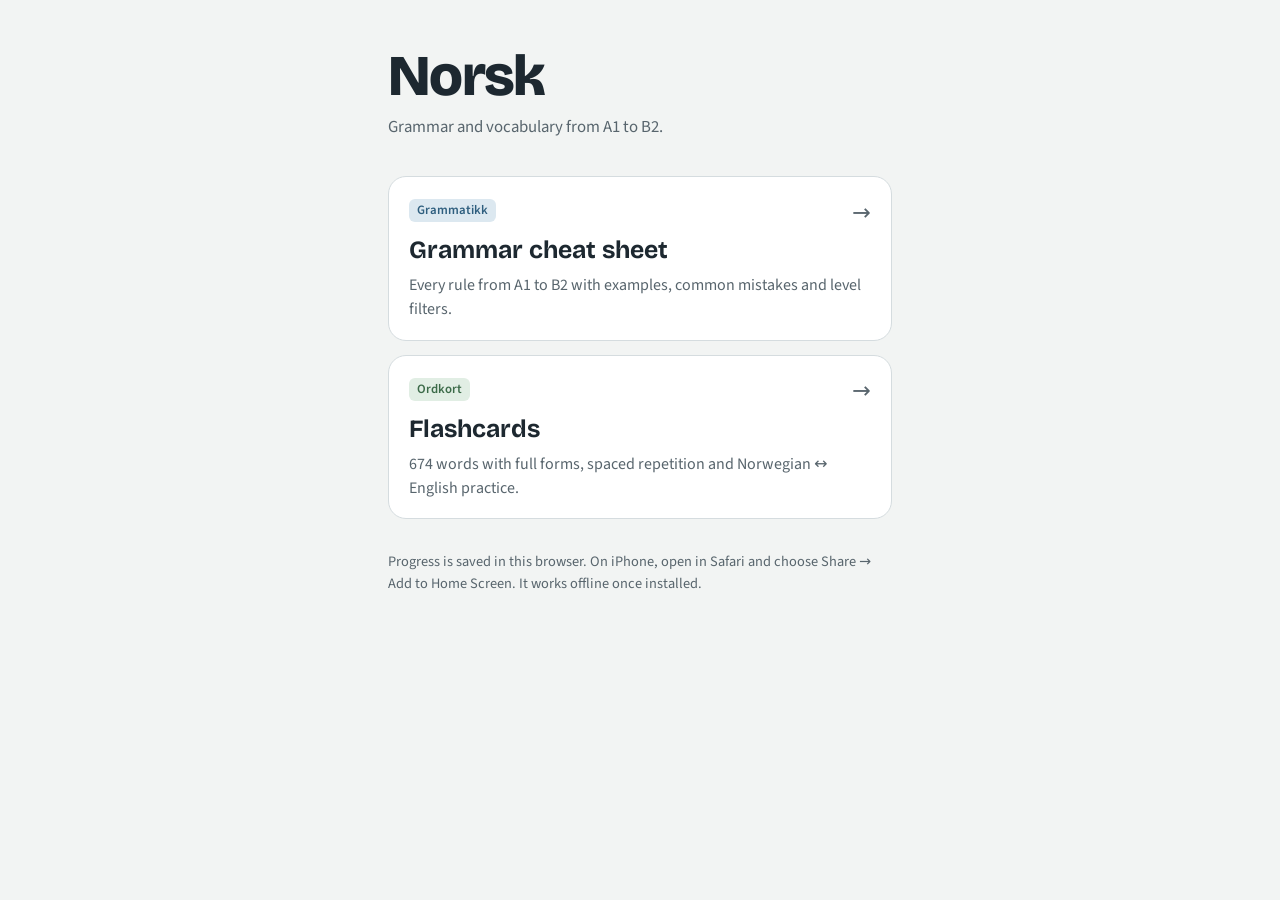
<file: index.html>
<!DOCTYPE html>
<html lang="en">
<head>
<meta charset="utf-8">
<meta name="viewport" content="width=device-width, initial-scale=1, viewport-fit=cover">
<title>Norsk</title>
<meta name="description" content="Norwegian grammar cheat sheet and vocabulary flashcards, A1 to B2.">
<meta name="theme-color" content="#F2F4F3" media="(prefers-color-scheme: light)">
<meta name="theme-color" content="#12181C" media="(prefers-color-scheme: dark)">
<link rel="manifest" href="manifest.webmanifest">
<link rel="icon" href="assets/icons/icon.svg" type="image/svg+xml">
<link rel="apple-touch-icon" href="assets/icons/apple-touch-icon.png">
<link rel="stylesheet" href="assets/common.css">
<style>
.wrap{max-width:34rem; margin:0 auto; padding:3rem 1.25rem 3rem}
h1{font-family:var(--font-display); font-weight:800; font-size:clamp(2.6rem,12vw,3.6rem); letter-spacing:-.03em; line-height:1; margin:0}
.sub{color:var(--muted); margin:.6rem 0 2.25rem; font-size:1.05rem}
a.tool{display:block; text-decoration:none; color:inherit; background:var(--surface); border:1px solid var(--line); border-radius:18px; padding:1.25rem 1.25rem 1.15rem; margin-bottom:.9rem; position:relative}
a.tool:hover{border-color:var(--fjord)}
.tag{display:inline-block; font-size:.8rem; font-weight:600; padding:.12rem .5rem; border-radius:6px; margin-bottom:.6rem}
.t1 .tag{background:var(--fjord-soft); color:var(--fjord)}
.t2 .tag{background:var(--moss-soft); color:var(--moss)}
a.tool h2{font-family:var(--font-display); font-weight:700; font-size:1.55rem; margin:0 0 .25rem}
a.tool p{margin:0; color:var(--muted)}
a.tool::after{content:"→"; position:absolute; right:1.25rem; top:1.2rem; font-size:1.4rem; color:var(--muted)}
.foot{color:var(--muted); font-size:.9rem; margin-top:2rem}
</style>
</head>
<body>
<div class="wrap">
  <h1 lang="nb">Norsk</h1>
  <p class="sub">Grammar and vocabulary from A1 to B2.</p>

  <a class="tool t1" href="grammatikk.html">
    <span class="tag" lang="nb">Grammatikk</span>
    <h2>Grammar cheat sheet</h2>
    <p>Every rule from A1 to B2 with examples, common mistakes and level filters.</p>
  </a>

  <a class="tool t2" href="ordkort.html">
    <span class="tag" lang="nb">Ordkort</span>
    <h2>Flashcards</h2>
    <p><span id="wordCount">Hundreds of</span> words with full forms, spaced repetition and Norwegian ↔ English practice.</p>
  </a>

  <p class="foot">Progress is saved in this browser. On iPhone, open in Safari and choose Share → Add to Home Screen. It works offline once installed.</p>
</div>
<script>
fetch("data/words.json").then(function (r) { return r.ok ? r.json() : null; })
  .then(function (d) { if (d && d.words) document.getElementById("wordCount").textContent = d.words.length; })
  .catch(function () {});
</script>
<script src="assets/register-sw.js"></script>
</body>
</html>
</file>
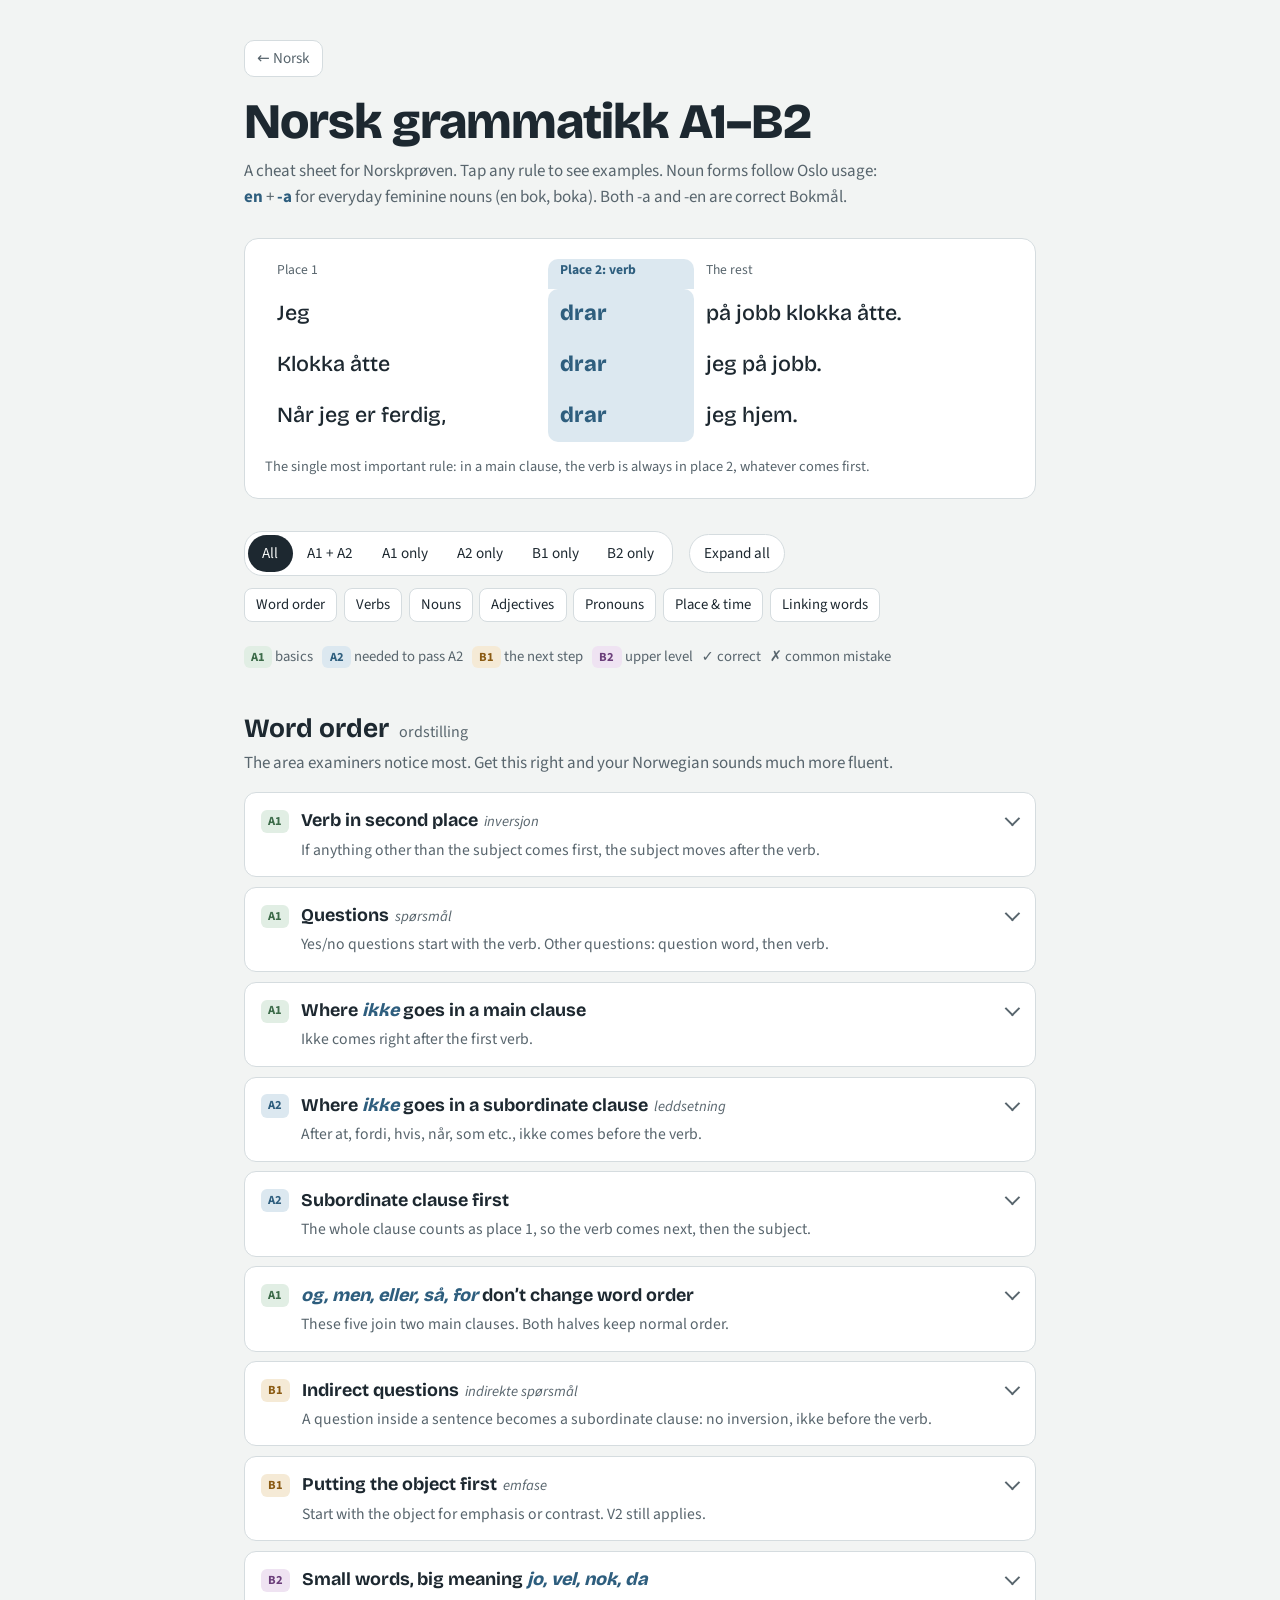
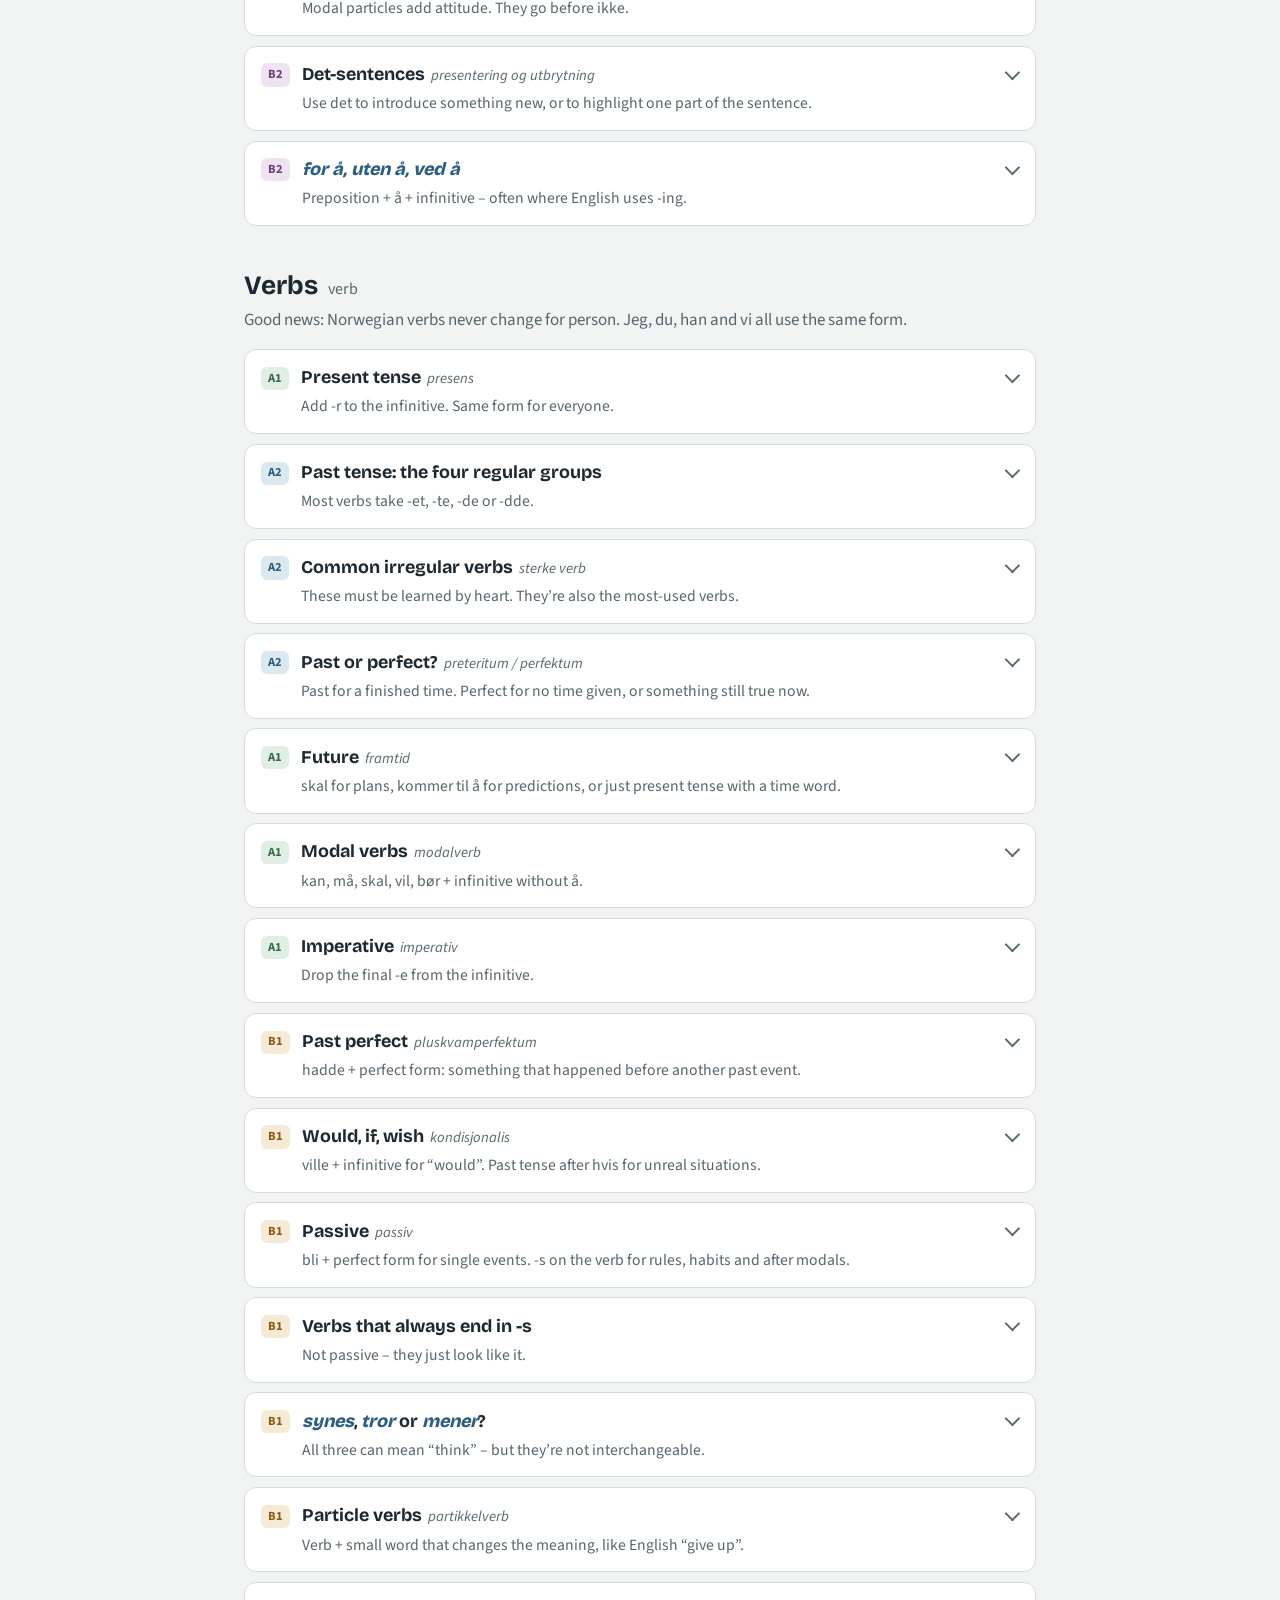
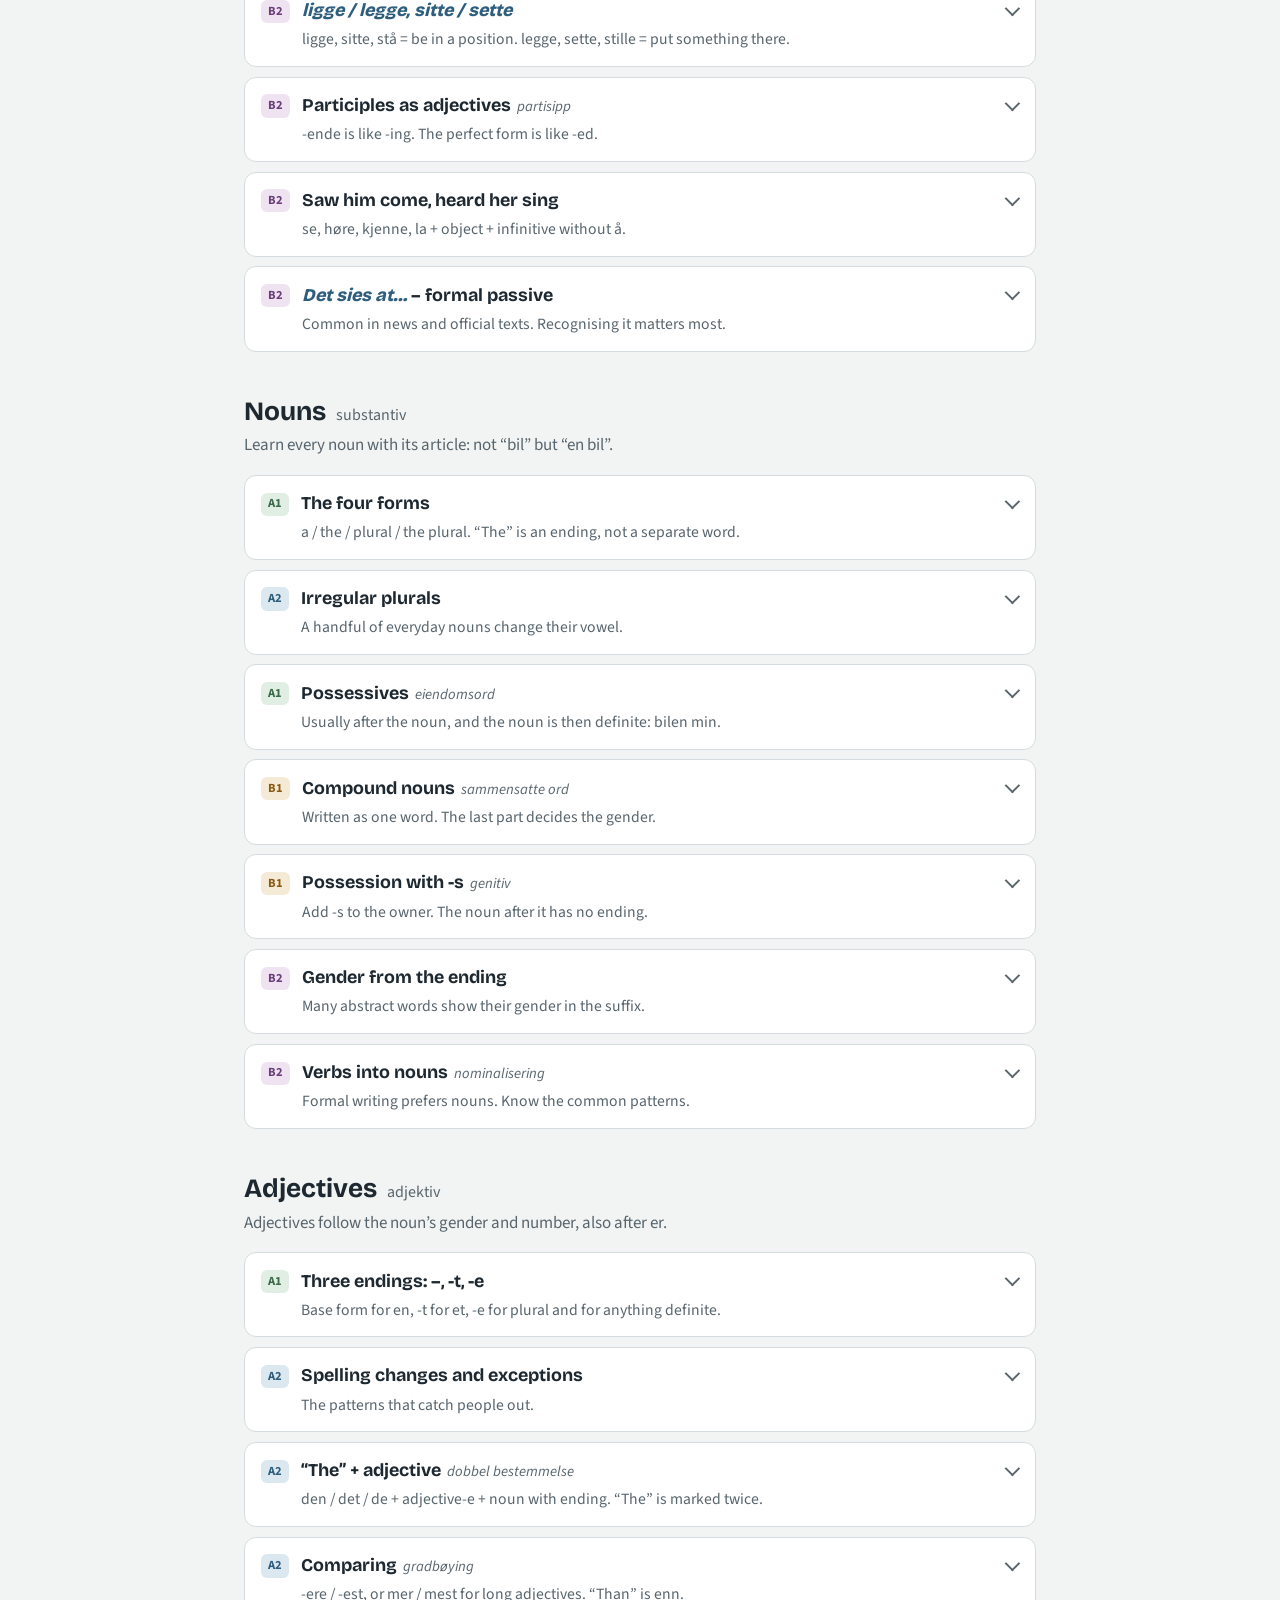
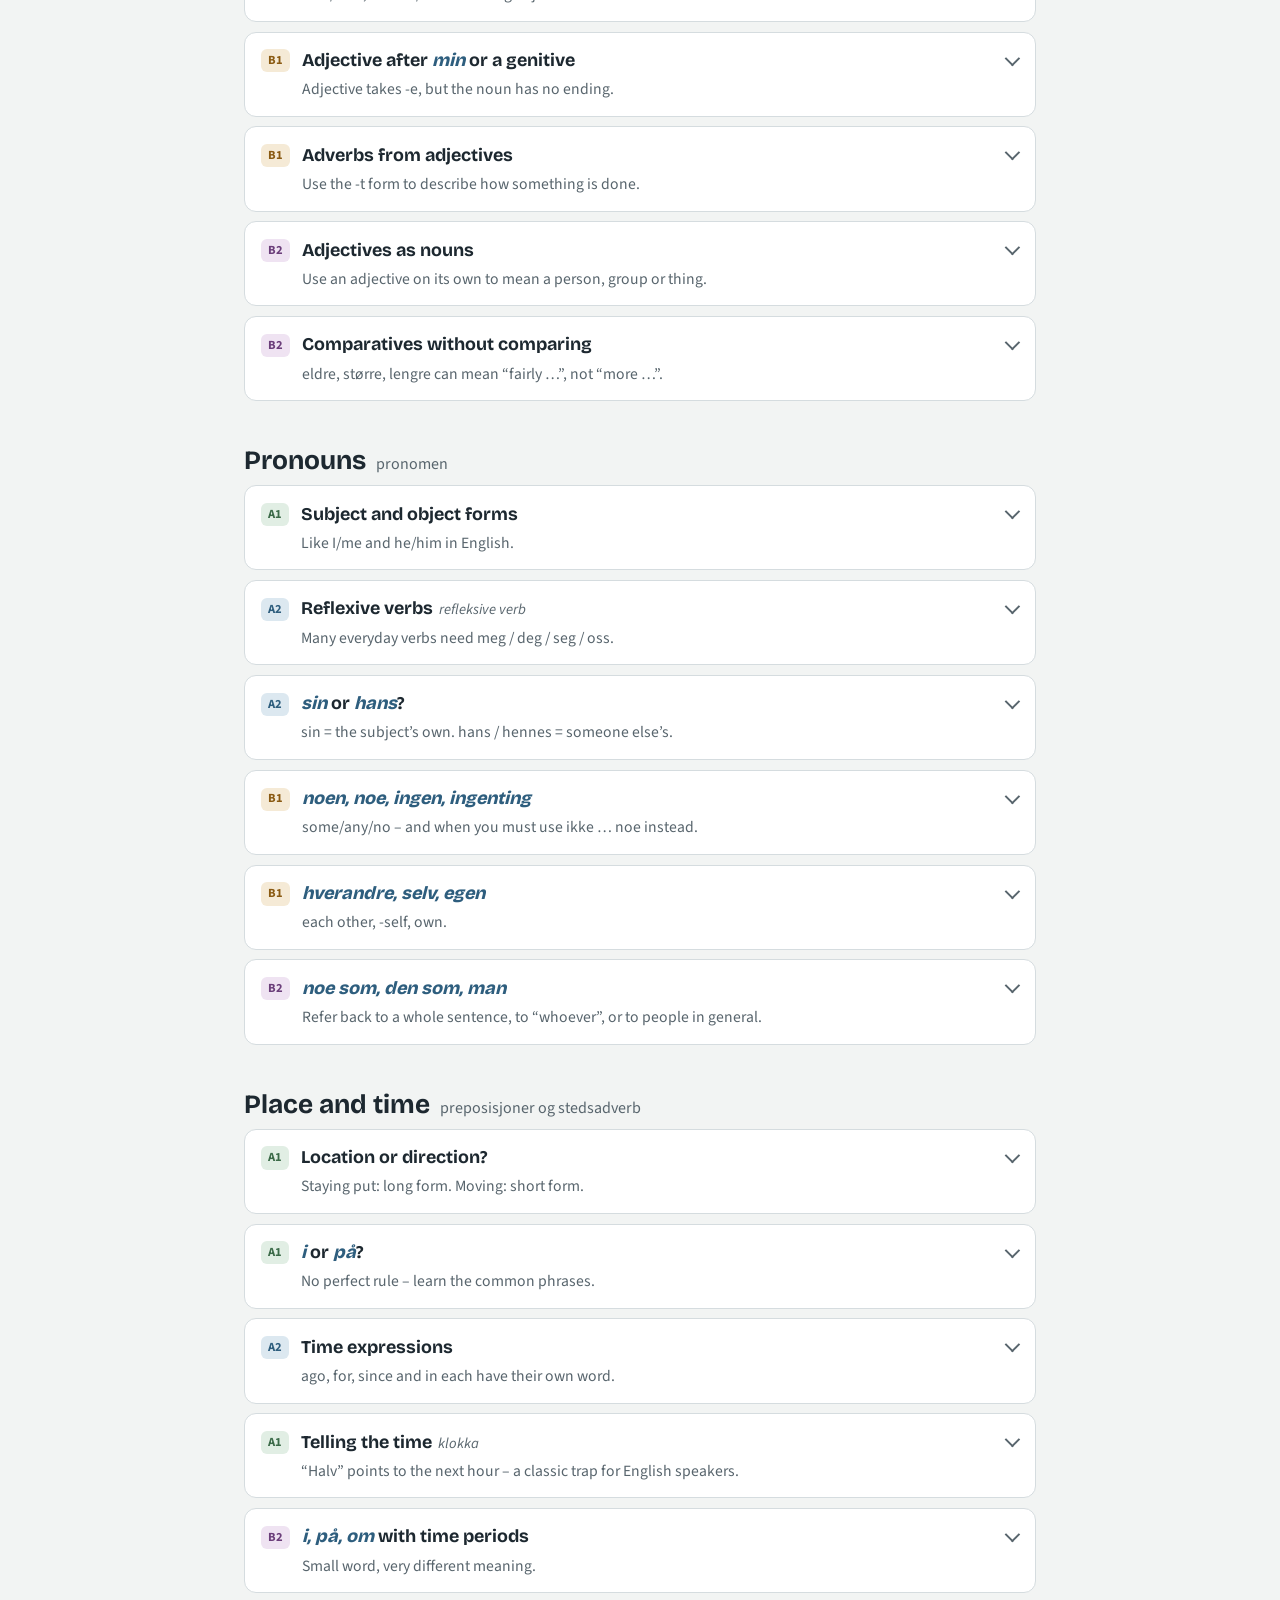
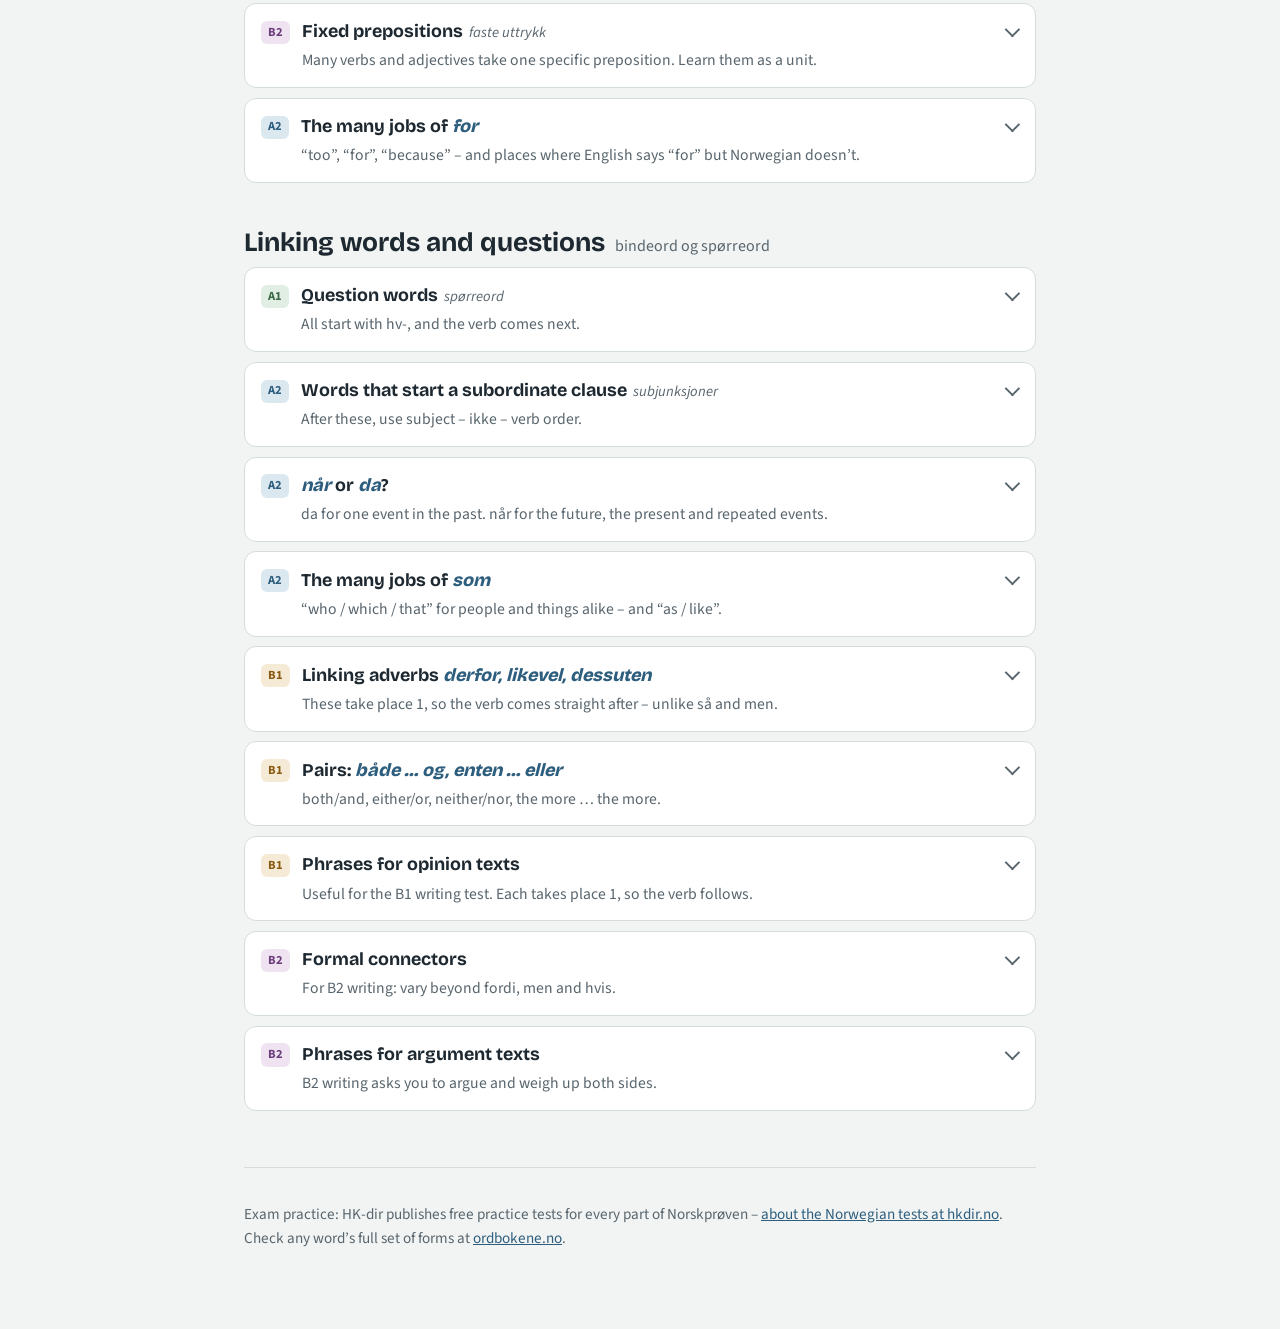
<file: grammatikk.html>
<!DOCTYPE html>
<html lang="en">
<head>
<meta charset="utf-8">
<meta name="viewport" content="width=device-width, initial-scale=1, viewport-fit=cover">
<title>Norsk grammatikk A1–B2 – cheat sheet</title>
<meta name="description" content="Norwegian grammar cheat sheet for Norskprøven, A1 to B2, with examples and common mistakes.">
<meta name="theme-color" content="#F2F4F3" media="(prefers-color-scheme: light)">
<meta name="theme-color" content="#12181C" media="(prefers-color-scheme: dark)">
<link rel="manifest" href="manifest.webmanifest">
<link rel="icon" href="assets/icons/icon.svg" type="image/svg+xml">
<link rel="apple-touch-icon" href="assets/icons/apple-touch-icon.png">
<link rel="stylesheet" href="assets/common.css">
<link rel="stylesheet" href="assets/grammatikk.css">
</head>
<body>
<div class="wrap">
<a class="homelink" href="index.html">← Norsk</a>

<header class="hero">
  <h1><span lang="nb">Norsk grammatikk</span> A1–B2</h1>
  <p class="sub">A cheat sheet for Norskprøven. Tap any rule to see examples. Noun forms follow Oslo usage: <b>en</b> + <b>-a</b> for everyday feminine nouns (en bok, boka). Both -a and -en are correct Bokmål.</p>
  <div class="v2" role="figure" aria-label="The verb is always in second place">
    <table>
      <thead><tr><th>Place 1</th><th class="slot2">Place 2: verb</th><th>The rest</th></tr></thead>
      <tbody lang="nb">
        <tr><td>Jeg</td><td class="slot2">drar</td><td>på jobb klokka åtte.</td></tr>
        <tr><td>Klokka åtte</td><td class="slot2">drar</td><td>jeg på jobb.</td></tr>
        <tr><td>Når jeg er ferdig,</td><td class="slot2">drar</td><td>jeg hjem.</td></tr>
      </tbody>
    </table>
    <p class="note">The single most important rule: in a main clause, the verb is always in place 2, whatever comes first.</p>
  </div>
</header>

<div class="controls">
  <div class="seg" role="group" aria-label="Filter by level">
    <button type="button" data-filter="all" aria-pressed="true">All</button>
    <button type="button" data-filter="A1A2" aria-pressed="false">A1 + A2</button>
    <button type="button" data-filter="A1" aria-pressed="false">A1 only</button>
    <button type="button" data-filter="A2" aria-pressed="false">A2 only</button>
    <button type="button" data-filter="B1" aria-pressed="false">B1 only</button>
    <button type="button" data-filter="B2" aria-pressed="false">B2 only</button>
  </div>
  <button type="button" class="plain" id="toggleAll">Expand all</button>
</div>
<ul class="jump">
  <li><a href="#ordstilling">Word order</a></li>
  <li><a href="#verb">Verbs</a></li>
  <li><a href="#substantiv">Nouns</a></li>
  <li><a href="#adjektiv">Adjectives</a></li>
  <li><a href="#pronomen">Pronouns</a></li>
  <li><a href="#preposisjoner">Place &amp; time</a></li>
  <li><a href="#bindeord">Linking words</a></li>
</ul>
<p class="legend"><span class="lvl a1">A1</span> basics &nbsp; <span class="lvl a2">A2</span> needed to pass A2 &nbsp; <span class="lvl b1">B1</span> the next step &nbsp; <span class="lvl b2">B2</span> upper level &nbsp; ✓ correct &nbsp; ✗ common mistake</p>

<!-- WORD ORDER -->
<section id="ordstilling">
  <h2>Word order <small lang="nb">ordstilling</small></h2>
  <p class="intro">The area examiners notice most. Get this right and your Norwegian sounds much more fluent.</p>

  <details class="item" data-level="A1">
    <summary><span class="lvl a1">A1</span><span class="t">Verb in second place <small class="term" lang="nb">inversjon</small></span><span class="rule">If anything other than the subject comes first, the subject moves after the verb.</span></summary>
    <div class="body">
      <div class="ex"><span class="no" lang="nb">Jeg <b>jobber</b> hjemme i dag.</span><span class="en">I’m working from home today.</span></div>
      <div class="ex"><span class="no" lang="nb">I dag <b>jobber jeg</b> hjemme.</span><span class="en">Today I’m working from home.</span></div>
      <div class="ex"><span class="no" lang="nb">I morgen <b>skal vi</b> til Bergen.</span><span class="en">Tomorrow we’re going to Bergen.</span></div>
      <div class="ex bad"><span class="no" lang="nb">I dag jeg jobber hjemme.</span><span class="en">English word order – wrong in Norwegian.</span></div>
      <p class="tip"><strong>Tip:</strong> Time words like <i lang="nb">i dag, nå, så, etterpå, derfor</i> often start a sentence. Each one pushes the subject after the verb.</p>
    </div>
  </details>

  <details class="item" data-level="A1">
    <summary><span class="lvl a1">A1</span><span class="t">Questions <small class="term" lang="nb">spørsmål</small></span><span class="rule">Yes/no questions start with the verb. Other questions: question word, then verb.</span></summary>
    <div class="body">
      <div class="ex"><span class="no" lang="nb"><b>Snakker</b> du norsk?</span><span class="en">Do you speak Norwegian?</span></div>
      <div class="ex"><span class="no" lang="nb"><b>Har</b> du vært i Tromsø?</span><span class="en">Have you been to Tromsø?</span></div>
      <div class="ex"><span class="no" lang="nb">Hvor <b>bor</b> du?</span><span class="en">Where do you live?</span></div>
      <div class="ex"><span class="no" lang="nb">Når <b>begynner</b> kurset?</span><span class="en">When does the course start?</span></div>
      <p class="tip"><strong>Tip:</strong> There’s no “do” in Norwegian questions. Just move the verb to the front.</p>
    </div>
  </details>

  <details class="item" data-level="A1">
    <summary><span class="lvl a1">A1</span><span class="t">Where <i lang="nb">ikke</i> goes in a main clause</span><span class="rule">Ikke comes right after the first verb.</span></summary>
    <div class="body">
      <div class="ex"><span class="no" lang="nb">Jeg drikker <b>ikke</b> kaffe.</span><span class="en">I don’t drink coffee.</span></div>
      <div class="ex"><span class="no" lang="nb">Jeg har <b>ikke</b> sett filmen.</span><span class="en">I haven’t seen the film.</span></div>
      <div class="ex"><span class="no" lang="nb">Jeg kan <b>ikke</b> komme i dag.</span><span class="en">I can’t come today.</span></div>
      <div class="ex"><span class="no" lang="nb">I dag kommer han <b>ikke</b>.</span><span class="en">He’s not coming today.</span></div>
      <p class="tip"><strong>Watch out:</strong> a short pronoun object goes before ikke: <i lang="nb">Jeg kjenner <b>ham ikke</b></i> (I don’t know him). Other adverbs like <i lang="nb">alltid, aldri, ofte, også</i> follow the same rule as ikke.</p>
    </div>
  </details>

  <details class="item" data-level="A2">
    <summary><span class="lvl a2">A2</span><span class="t">Where <i lang="nb">ikke</i> goes in a subordinate clause <small class="term" lang="nb">leddsetning</small></span><span class="rule">After at, fordi, hvis, når, som etc., ikke comes before the verb.</span></summary>
    <div class="body">
      <div class="ex"><span class="no" lang="nb">Jeg blir hjemme fordi jeg <b>ikke har</b> tid.</span><span class="en">I’m staying home because I don’t have time.</span></div>
      <div class="ex"><span class="no" lang="nb">Han sier at han <b>ikke kan</b> komme.</span><span class="en">He says he can’t come.</span></div>
      <div class="ex"><span class="no" lang="nb">Hun sier at hun <b>alltid drikker</b> te.</span><span class="en">She says she always drinks tea.</span></div>
      <div class="ex bad"><span class="no" lang="nb">…fordi jeg har ikke tid.</span><span class="en">Main-clause order inside a subordinate clause.</span></div>
      <p class="tip"><strong>Memory hook:</strong> in a subordinate clause, the order is <i>subject – ikke – verb</i>. Think “fordi jeg ikke…”, “at han ikke…”.</p>
    </div>
  </details>

  <details class="item" data-level="A2">
    <summary><span class="lvl a2">A2</span><span class="t">Subordinate clause first</span><span class="rule">The whole clause counts as place 1, so the verb comes next, then the subject.</span></summary>
    <div class="body">
      <div class="ex"><span class="no" lang="nb">Når jeg kommer hjem, <b>lager jeg</b> middag.</span><span class="en">When I get home, I make dinner.</span></div>
      <div class="ex"><span class="no" lang="nb">Hvis det regner, <b>tar jeg</b> bussen.</span><span class="en">If it rains, I take the bus.</span></div>
      <div class="ex"><span class="no" lang="nb">Selv om jeg var trøtt, <b>gikk jeg</b> på kurset.</span><span class="en">Even though I was tired, I went to class.</span></div>
      <div class="ex bad"><span class="no" lang="nb">Hvis det regner, jeg tar bussen.</span><span class="en">The verb must follow the comma.</span></div>
      <p class="tip"><strong>Pattern:</strong> comma, then verb, then subject. “…, tar jeg”, “…, gikk vi”.</p>
    </div>
  </details>

  <details class="item" data-level="A1">
    <summary><span class="lvl a1">A1</span><span class="t"><i lang="nb">og, men, eller, så, for</i> don’t change word order</span><span class="rule">These five join two main clauses. Both halves keep normal order.</span></summary>
    <div class="body">
      <div class="ex"><span class="no" lang="nb">Jeg er trøtt, <b>men</b> jeg må jobbe.</span><span class="en">I’m tired, but I have to work.</span></div>
      <div class="ex"><span class="no" lang="nb">Det regnet, <b>så</b> vi ble hjemme.</span><span class="en">It rained, so we stayed home.</span></div>
      <div class="ex"><span class="no" lang="nb">Jeg er sliten, <b>for</b> jeg har ikke sovet.</span><span class="en">I’m tired, because I haven’t slept.</span></div>
      <p class="tip"><strong>Trap:</strong> <i lang="nb">så</i> meaning “then” is different and does cause inversion: <i lang="nb">Først spiser vi, så <b>går vi</b> en tur.</i></p>
    </div>
  </details>
  <details class="item" data-level="B1">
    <summary><span class="lvl b1">B1</span><span class="t">Indirect questions <small class="term" lang="nb">indirekte spørsmål</small></span><span class="rule">A question inside a sentence becomes a subordinate clause: no inversion, ikke before the verb.</span></summary>
    <div class="body">
      <div class="ex"><span class="no" lang="nb">Hvor bor han? → Jeg vet ikke <b>hvor han bor</b>.</span><span class="en">I don’t know where he lives.</span></div>
      <div class="ex"><span class="no" lang="nb">Kan du si meg <b>når toget går</b>?</span><span class="en">Can you tell me when the train leaves?</span></div>
      <div class="ex"><span class="no" lang="nb">Hun spurte <b>om jeg ville bli med</b>.</span><span class="en">She asked if I wanted to come along. (yes/no question → om)</span></div>
      <div class="ex"><span class="no" lang="nb">Jeg lurer på <b>hvorfor han ikke kom</b>.</span><span class="en">I wonder why he didn’t come.</span></div>
      <div class="ex bad"><span class="no" lang="nb">Jeg vet ikke hvor bor han.</span><span class="en">Question word order inside a sentence.</span></div>
      <p class="tip"><strong>Add som</strong> when the question word is the subject: <i lang="nb">Hvem kommer? → Jeg vet ikke <b>hvem som</b> kommer. Hva skjedde? → Fortell meg <b>hva som</b> skjedde.</i></p>
    </div>
  </details>

  <details class="item" data-level="B1">
    <summary><span class="lvl b1">B1</span><span class="t">Putting the object first <small class="term" lang="nb">emfase</small></span><span class="rule">Start with the object for emphasis or contrast. V2 still applies.</span></summary>
    <div class="body">
      <div class="ex"><span class="no" lang="nb"><b>Den filmen</b> har jeg sett før.</span><span class="en">That film I’ve seen before.</span></div>
      <div class="ex"><span class="no" lang="nb"><b>Kaffe</b> drikker jeg ikke, men <b>te</b> liker jeg.</span><span class="en">Coffee I don’t drink, but tea I like.</span></div>
      <div class="ex"><span class="no" lang="nb"><b>Det</b> visste jeg ikke!</span><span class="en">I didn’t know that!</span></div>
      <p class="tip"><strong>Very common in speech:</strong> starting with <i lang="nb">det</i> to refer back to what was just said: <i lang="nb">Det tror jeg ikke. Det er sant.</i></p>
    </div>
  </details>

  <details class="item" data-level="B2">
    <summary><span class="lvl b2">B2</span><span class="t">Small words, big meaning <i lang="nb">jo, vel, nok, da</i></span><span class="rule">Modal particles add attitude. They go before ikke.</span></summary>
    <div class="body">
      <div class="ex"><span class="no" lang="nb">Det er <b>jo</b> kaldt!</span><span class="en">It’s cold, as you know!</span></div>
      <div class="ex"><span class="no" lang="nb">Du kommer <b>vel</b>?</span><span class="en">You’re coming, aren’t you?</span></div>
      <div class="ex"><span class="no" lang="nb">Hun kommer <b>nok</b> ikke.</span><span class="en">She probably isn’t coming.</span></div>
      <div class="ex"><span class="no" lang="nb">Kom <b>da</b>!</span><span class="en">Come on!</span></div>
      <div class="ex"><span class="no" lang="nb">Det er <b>jo</b> ikke så farlig.</span><span class="en">It’s not that bad, after all.</span></div>
      <p class="tip"><strong>In subordinate clauses</strong> they come before ikke and the verb: <i lang="nb">…fordi han <b>nok ikke</b> har tid.</i></p>
    </div>
  </details>

  <details class="item" data-level="B2">
    <summary><span class="lvl b2">B2</span><span class="t">Det-sentences <small class="term" lang="nb">presentering og utbrytning</small></span><span class="rule">Use det to introduce something new, or to highlight one part of the sentence.</span></summary>
    <div class="body">
      <div class="ex"><span class="no" lang="nb"><b>Det står</b> en mann utenfor døra.</span><span class="en">There’s a man standing outside the door.</span></div>
      <div class="ex"><span class="no" lang="nb"><b>Det bor</b> mange studenter her.</span><span class="en">Lots of students live here.</span></div>
      <div class="ex"><span class="no" lang="nb"><b>Det var</b> Per <b>som</b> ringte.</span><span class="en">It was Per who called.</span></div>
      <div class="ex"><span class="no" lang="nb"><b>Det er</b> i morgen (<b>at</b>) vi drar.</span><span class="en">It’s tomorrow that we leave.</span></div>
      <p class="tip"><strong>New, indefinite subjects</strong> usually come after the verb with det: <i lang="nb">Det kom et brev i dag</i> sounds more natural than <i lang="nb">Et brev kom i dag</i>.</p>
    </div>
  </details>

  <details class="item" data-level="B2">
    <summary><span class="lvl b2">B2</span><span class="t"><i lang="nb">for å, uten å, ved å</i></span><span class="rule">Preposition + å + infinitive – often where English uses -ing.</span></summary>
    <div class="body">
      <div class="ex"><span class="no" lang="nb">Jeg lærer norsk <b>for å</b> få nye venner.</span><span class="en">I’m learning Norwegian (in order) to make new friends.</span></div>
      <div class="ex"><span class="no" lang="nb">Han gikk <b>uten å</b> si ha det.</span><span class="en">He left without saying goodbye.</span></div>
      <div class="ex"><span class="no" lang="nb">Du lærer mye <b>ved å</b> lese aviser.</span><span class="en">You learn a lot by reading newspapers.</span></div>
      <div class="ex"><span class="no" lang="nb"><b>I stedet for å</b> kjøre, tok vi toget.</span><span class="en">Instead of driving, we took the train.</span></div>
      <div class="ex bad"><span class="no" lang="nb">Han gikk uten å sier ha det.</span><span class="en">Always the infinitive after å → uten å si.</span></div>
    </div>
  </details>

</section>

<!-- VERBS -->
<section id="verb">
  <h2>Verbs <small lang="nb">verb</small></h2>
  <p class="intro">Good news: Norwegian verbs never change for person. Jeg, du, han and vi all use the same form.</p>

  <details class="item" data-level="A1">
    <summary><span class="lvl a1">A1</span><span class="t">Present tense <small class="term" lang="nb">presens</small></span><span class="rule">Add -r to the infinitive. Same form for everyone.</span></summary>
    <div class="body">
      <div class="ex"><span class="no" lang="nb">å snakke → jeg <b>snakker</b></span><span class="en">speak → I speak</span></div>
      <div class="ex"><span class="no" lang="nb">å bo → vi <b>bor</b></span><span class="en">live → we live</span></div>
      <div class="ex"><span class="no" lang="nb">å gå → de <b>går</b></span><span class="en">walk → they walk</span></div>
      <p class="tip"><strong>Irregular:</strong> være → <b>er</b>, gjøre → <b>gjør</b>, vite → <b>vet</b>, si → <b>sier</b>, spørre → <b>spør</b>, and the modal verbs (kan, må, skal, vil, bør).</p>
    </div>
  </details>

  <details class="item" data-level="A2">
    <summary><span class="lvl a2">A2</span><span class="t">Past tense: the four regular groups</span><span class="rule">Most verbs take -et, -te, -de or -dde.</span></summary>
    <div class="body">
      <div class="tbl"><table>
        <thead><tr><th>Group</th><th>Infinitive</th><th>Past</th><th>Perfect</th><th>Rough rule</th></tr></thead>
        <tbody>
          <tr><td>-et</td><td>jobbe, snakke, vaske</td><td>jobb<b>et</b>, snakk<b>et</b></td><td>har jobbet</td><td>two consonants before -e</td></tr>
          <tr><td>-te</td><td>spise, lese, kjøre</td><td>spis<b>te</b>, les<b>te</b></td><td>har spist</td><td>one consonant before -e</td></tr>
          <tr><td>-de</td><td>prøve, leve, eie</td><td>prøv<b>de</b>, lev<b>de</b></td><td>har prøvd</td><td>stem ends in v, g or ei</td></tr>
          <tr><td>-dde</td><td>bo, tro, nå</td><td>bo<b>dde</b>, tro<b>dde</b></td><td>har bodd</td><td>short verb, no -e</td></tr>
        </tbody>
      </table></div>
      <div class="ex"><span class="no" lang="nb">I går <b>jobbet</b> jeg til seks.</span><span class="en">Yesterday I worked until six.</span></div>
      <div class="ex"><span class="no" lang="nb">Vi <b>bodde</b> i England før.</span><span class="en">We used to live in England.</span></div>
      <p class="tip"><strong>Oslo note:</strong> in speech you’ll often hear -a instead of -et: <i lang="nb">jobba, snakka</i>. Both are correct Bokmål. The rough rules have exceptions, so check new verbs on ordbokene.no.</p>
    </div>
  </details>

  <details class="item" data-level="A2">
    <summary><span class="lvl a2">A2</span><span class="t">Common irregular verbs <small class="term" lang="nb">sterke verb</small></span><span class="rule">These must be learned by heart. They’re also the most-used verbs.</span></summary>
    <div class="body">
      <div class="tbl"><table>
        <thead><tr><th>Infinitive</th><th>Present</th><th>Past</th><th>Perfect</th><th>Meaning</th></tr></thead>
        <tbody>
          <tr><td>være</td><td>er</td><td>var</td><td>har vært</td><td>be</td></tr>
          <tr><td>ha</td><td>har</td><td>hadde</td><td>har hatt</td><td>have</td></tr>
          <tr><td>gå</td><td>går</td><td>gikk</td><td>har gått</td><td>walk, go</td></tr>
          <tr><td>komme</td><td>kommer</td><td>kom</td><td>har kommet</td><td>come</td></tr>
          <tr><td>dra</td><td>drar</td><td>dro</td><td>har dratt</td><td>go, leave</td></tr>
          <tr><td>ta</td><td>tar</td><td>tok</td><td>har tatt</td><td>take</td></tr>
          <tr><td>få</td><td>får</td><td>fikk</td><td>har fått</td><td>get</td></tr>
          <tr><td>gjøre</td><td>gjør</td><td>gjorde</td><td>har gjort</td><td>do</td></tr>
          <tr><td>si</td><td>sier</td><td>sa</td><td>har sagt</td><td>say</td></tr>
          <tr><td>se</td><td>ser</td><td>så</td><td>har sett</td><td>see</td></tr>
          <tr><td>bli</td><td>blir</td><td>ble</td><td>har blitt</td><td>become, stay</td></tr>
          <tr><td>gi</td><td>gir</td><td>ga</td><td>har gitt</td><td>give</td></tr>
          <tr><td>vite</td><td>vet</td><td>visste</td><td>har visst</td><td>know (a fact)</td></tr>
          <tr><td>spørre</td><td>spør</td><td>spurte</td><td>har spurt</td><td>ask</td></tr>
          <tr><td>skrive</td><td>skriver</td><td>skrev</td><td>har skrevet</td><td>write</td></tr>
          <tr><td>drikke</td><td>drikker</td><td>drakk</td><td>har drukket</td><td>drink</td></tr>
          <tr><td>sove</td><td>sover</td><td>sov</td><td>har sovet</td><td>sleep</td></tr>
          <tr><td>finne</td><td>finner</td><td>fant</td><td>har funnet</td><td>find</td></tr>
          <tr><td>sitte</td><td>sitter</td><td>satt</td><td>har sittet</td><td>sit</td></tr>
          <tr><td>stå</td><td>står</td><td>sto</td><td>har stått</td><td>stand</td></tr>
          <tr><td>ligge</td><td>ligger</td><td>lå</td><td>har ligget</td><td>lie (be lying)</td></tr>
        </tbody>
      </table></div>
    </div>
  </details>

  <details class="item" data-level="A2">
    <summary><span class="lvl a2">A2</span><span class="t">Past or perfect? <small class="term" lang="nb">preteritum / perfektum</small></span><span class="rule">Past for a finished time. Perfect for no time given, or something still true now.</span></summary>
    <div class="body">
      <div class="ex"><span class="no" lang="nb">Jeg <b>flyttet</b> til Norge i 2019.</span><span class="en">I moved to Norway in 2019. (finished, time given)</span></div>
      <div class="ex"><span class="no" lang="nb">Jeg <b>har bodd</b> her i sju år.</span><span class="en">I’ve lived here for seven years. (still true)</span></div>
      <div class="ex"><span class="no" lang="nb"><b>Har</b> du <b>vært</b> i Bergen?</span><span class="en">Have you been to Bergen? (no time given)</span></div>
      <div class="ex bad"><span class="no" lang="nb">I går har jeg sett en film.</span><span class="en">“I går” is a finished time → <i lang="nb">I går så jeg en film.</i></span></div>
      <p class="tip"><strong>Shortcut:</strong> it works almost exactly like English “I saw” versus “I have seen”.</p>
    </div>
  </details>

  <details class="item" data-level="A1">
    <summary><span class="lvl a1">A1</span><span class="t">Future <small class="term" lang="nb">framtid</small></span><span class="rule">skal for plans, kommer til å for predictions, or just present tense with a time word.</span></summary>
    <div class="body">
      <div class="ex"><span class="no" lang="nb">Jeg <b>skal</b> jobbe i morgen.</span><span class="en">I’m going to work tomorrow. (plan)</span></div>
      <div class="ex"><span class="no" lang="nb">Det <b>kommer til å</b> regne i helga.</span><span class="en">It’s going to rain this weekend. (prediction)</span></div>
      <div class="ex"><span class="no" lang="nb">Vi <b>drar</b> til London neste uke.</span><span class="en">We’re going to London next week.</span></div>
      <p class="tip"><strong>Avoid:</strong> using <i lang="nb">vil</i> for future. <i lang="nb">Jeg vil reise</i> means “I want to travel”, not “I will travel”.</p>
    </div>
  </details>

  <details class="item" data-level="A1">
    <summary><span class="lvl a1">A1</span><span class="t">Modal verbs <small class="term" lang="nb">modalverb</small></span><span class="rule">kan, må, skal, vil, bør + infinitive without å.</span></summary>
    <div class="body">
      <div class="tbl"><table>
        <thead><tr><th>Present</th><th>Past</th><th>Meaning</th></tr></thead>
        <tbody>
          <tr><td>kan</td><td>kunne</td><td>can, be able to</td></tr>
          <tr><td>må</td><td>måtte</td><td>must, have to</td></tr>
          <tr><td>skal</td><td>skulle</td><td>shall, be going to</td></tr>
          <tr><td>vil</td><td>ville</td><td>want to</td></tr>
          <tr><td>bør</td><td>burde</td><td>should, ought to</td></tr>
        </tbody>
      </table></div>
      <div class="ex"><span class="no" lang="nb">Jeg <b>må jobbe</b> i dag.</span><span class="en">I have to work today.</span></div>
      <div class="ex bad"><span class="no" lang="nb">Jeg må å jobbe.</span><span class="en">No å after a modal verb.</span></div>
      <div class="ex"><span class="no" lang="nb"><b>Kunne</b> du hjelpe meg?</span><span class="en">Could you help me? (polite)</span></div>
      <p class="tip"><strong>But:</strong> ordinary verbs do take å: <i lang="nb">Jeg liker å lese. Jeg pleier å ta toget.</i> (I usually take the train.)</p>
    </div>
  </details>

  <details class="item" data-level="A1">
    <summary><span class="lvl a1">A1</span><span class="t">Imperative <small class="term" lang="nb">imperativ</small></span><span class="rule">Drop the final -e from the infinitive.</span></summary>
    <div class="body">
      <div class="ex"><span class="no" lang="nb">komme → <b>Kom</b> hit!</span><span class="en">Come here!</span></div>
      <div class="ex"><span class="no" lang="nb">vente → <b>Vent</b> litt!</span><span class="en">Wait a moment!</span></div>
      <div class="ex"><span class="no" lang="nb">gå → <b>Gå</b> rett fram.</span><span class="en">Go straight ahead. (no -e to drop)</span></div>
      <div class="ex"><span class="no" lang="nb"><b>Ikke glem</b> nøkkelen!</span><span class="en">Don’t forget the key!</span></div>
    </div>
  </details>
  <details class="item" data-level="B1">
    <summary><span class="lvl b1">B1</span><span class="t">Past perfect <small class="term" lang="nb">pluskvamperfektum</small></span><span class="rule">hadde + perfect form: something that happened before another past event.</span></summary>
    <div class="body">
      <div class="ex"><span class="no" lang="nb">Da jeg kom, <b>hadde</b> toget <b>gått</b>.</span><span class="en">When I arrived, the train had left.</span></div>
      <div class="ex"><span class="no" lang="nb">Hun <b>hadde</b> aldri <b>vært</b> i Norge før hun flyttet hit.</span><span class="en">She had never been to Norway before she moved here.</span></div>
      <div class="ex"><span class="no" lang="nb">Etter at vi <b>hadde spist</b>, gikk vi en tur.</span><span class="en">After we had eaten, we went for a walk.</span></div>
      <p class="tip"><strong>Shortcut:</strong> works just like English “had gone”, “had been”.</p>
    </div>
  </details>

  <details class="item" data-level="B1">
    <summary><span class="lvl b1">B1</span><span class="t">Would, if, wish <small class="term" lang="nb">kondisjonalis</small></span><span class="rule">ville + infinitive for “would”. Past tense after hvis for unreal situations.</span></summary>
    <div class="body">
      <div class="ex"><span class="no" lang="nb">Hvis jeg <b>hadde</b> mer tid, <b>ville</b> jeg <b>lese</b> mer.</span><span class="en">If I had more time, I would read more.</span></div>
      <div class="ex"><span class="no" lang="nb">Hvis jeg <b>hadde visst</b> det, <b>ville</b> jeg <b>ha kommet</b>.</span><span class="en">If I had known, I would have come.</span></div>
      <div class="ex"><span class="no" lang="nb">Jeg <b>skulle ønske</b> jeg kunne bedre norsk.</span><span class="en">I wish I knew Norwegian better.</span></div>
      <div class="ex"><span class="no" lang="nb">Jeg <b>ville gjerne</b> ha en kaffe.</span><span class="en">I’d like a coffee, please. (polite)</span></div>
      <p class="tip"><strong>In speech</strong>, ha is often dropped: <i lang="nb">…ville jeg kommet.</i> Both are correct.</p>
    </div>
  </details>

  <details class="item" data-level="B1">
    <summary><span class="lvl b1">B1</span><span class="t">Passive <small class="term" lang="nb">passiv</small></span><span class="rule">bli + perfect form for single events. -s on the verb for rules, habits and after modals.</span></summary>
    <div class="body">
      <div class="ex"><span class="no" lang="nb">Huset <b>ble bygget</b> i 1950.</span><span class="en">The house was built in 1950.</span></div>
      <div class="ex"><span class="no" lang="nb">Huset ble tegnet <b>av</b> en kjent arkitekt.</span><span class="en">The house was designed by a famous architect. (by = av)</span></div>
      <div class="ex"><span class="no" lang="nb">Butikken <b>stenges</b> klokka ni.</span><span class="en">The shop closes (is closed) at nine.</span></div>
      <div class="ex"><span class="no" lang="nb">Skjemaet <b>må fylles ut</b>.</span><span class="en">The form must be filled in.</span></div>
      <p class="tip"><strong>Signs and notices</strong> love the -s passive: <i lang="nb">Selges</i> (for sale), <i lang="nb">Leies ut</i> (for rent).</p>
    </div>
  </details>

  <details class="item" data-level="B1">
    <summary><span class="lvl b1">B1</span><span class="t">Verbs that always end in -s</span><span class="rule">Not passive – they just look like it.</span></summary>
    <div class="body">
      <div class="tbl"><table>
        <thead><tr><th>Present</th><th>Past</th><th>Perfect</th><th>Meaning</th></tr></thead>
        <tbody>
          <tr><td>trives</td><td>trivdes</td><td>har trivdes</td><td>be happy, thrive</td></tr>
          <tr><td>møtes</td><td>møttes</td><td>har møttes</td><td>meet (each other)</td></tr>
          <tr><td>finnes</td><td>fantes</td><td>har funnes</td><td>exist</td></tr>
          <tr><td>synes</td><td>syntes</td><td>har synes</td><td>think (opinion)</td></tr>
        </tbody>
      </table></div>
      <div class="ex"><span class="no" lang="nb">Jeg <b>trives</b> i Norge.</span><span class="en">I’m happy living in Norway.</span></div>
      <div class="ex"><span class="no" lang="nb">Vi <b>møtes</b> utenfor stasjonen.</span><span class="en">We’ll meet outside the station.</span></div>
      <div class="ex"><span class="no" lang="nb"><b>Finnes</b> det en butikk her?</span><span class="en">Is there a shop here?</span></div>
    </div>
  </details>

  <details class="item" data-level="B1">
    <summary><span class="lvl b1">B1</span><span class="t"><i lang="nb">synes</i>, <i lang="nb">tror</i> or <i lang="nb">mener</i>?</span><span class="rule">All three can mean “think” – but they’re not interchangeable.</span></summary>
    <div class="body">
      <div class="ex"><span class="no" lang="nb">Jeg <b>synes</b> filmen var bra.</span><span class="en">synes: your opinion or taste, from experience</span></div>
      <div class="ex"><span class="no" lang="nb">Jeg <b>tror</b> det blir regn i morgen.</span><span class="en">tror: you believe or guess, but aren’t sure</span></div>
      <div class="ex"><span class="no" lang="nb">Jeg <b>mener</b> at alle bør lære å svømme.</span><span class="en">mener: a considered view, often in a discussion</span></div>
      <div class="ex bad"><span class="no" lang="nb">Jeg synes det blir regn i morgen.</span><span class="en">A guess about the future → tror.</span></div>
    </div>
  </details>

  <details class="item" data-level="B1">
    <summary><span class="lvl b1">B1</span><span class="t">Particle verbs <small class="term" lang="nb">partikkelverb</small></span><span class="rule">Verb + small word that changes the meaning, like English “give up”.</span></summary>
    <div class="body">
      <div class="ex"><span class="no" lang="nb">Jeg <b>står opp</b> klokka sju.</span><span class="en">I get up at seven.</span></div>
      <div class="ex"><span class="no" lang="nb">Kan du <b>slå av</b> lyset? → Kan du <b>slå det av</b>?</span><span class="en">Can you turn off the light? → turn it off?</span></div>
      <div class="ex"><span class="no" lang="nb">Jeg <b>fant ut</b> at kurset var avlyst.</span><span class="en">I found out the class was cancelled.</span></div>
      <div class="ex"><span class="no" lang="nb">Ikke <b>gi opp</b>!</span><span class="en">Don’t give up!</span></div>
      <p class="tip"><strong>Stress</strong> falls on the small word: stå OPP, gi OPP. A pronoun goes before it: <i lang="nb">slå det av</i>.</p>
    </div>
  </details>

  <details class="item" data-level="B2">
    <summary><span class="lvl b2">B2</span><span class="t"><i lang="nb">ligge / legge, sitte / sette</i></span><span class="rule">ligge, sitte, stå = be in a position. legge, sette, stille = put something there.</span></summary>
    <div class="body">
      <div class="tbl"><table>
        <thead><tr><th>Infinitive</th><th>Present</th><th>Past</th><th>Perfect</th><th>Meaning</th></tr></thead>
        <tbody>
          <tr><td>ligge</td><td>ligger</td><td>lå</td><td>har ligget</td><td>lie, be lying</td></tr>
          <tr><td>legge</td><td>legger</td><td>la</td><td>har lagt</td><td>lay, put (flat)</td></tr>
          <tr><td>sitte</td><td>sitter</td><td>satt</td><td>har sittet</td><td>sit, be sitting</td></tr>
          <tr><td>sette</td><td>setter</td><td>satte</td><td>har satt</td><td>put, set</td></tr>
          <tr><td>stå</td><td>står</td><td>sto</td><td>har stått</td><td>stand</td></tr>
          <tr><td>stille</td><td>stiller</td><td>stilte</td><td>har stilt</td><td>put (upright)</td></tr>
        </tbody>
      </table></div>
      <div class="ex"><span class="no" lang="nb">Boka <b>ligger</b> på bordet.</span><span class="en">The book is (lying) on the table.</span></div>
      <div class="ex"><span class="no" lang="nb">Jeg <b>la</b> boka på bordet.</span><span class="en">I put the book on the table.</span></div>
      <div class="ex bad"><span class="no" lang="nb">Jeg ligger boka på bordet.</span><span class="en">Putting something somewhere → legger.</span></div>
    </div>
  </details>

  <details class="item" data-level="B2">
    <summary><span class="lvl b2">B2</span><span class="t">Participles as adjectives <small class="term" lang="nb">partisipp</small></span><span class="rule">-ende is like -ing. The perfect form is like -ed.</span></summary>
    <div class="body">
      <div class="ex"><span class="no" lang="nb">en <b>spennende</b> bok</span><span class="en">an exciting book</span></div>
      <div class="ex"><span class="no" lang="nb">en <b>voksende</b> by</span><span class="en">a growing city</span></div>
      <div class="ex"><span class="no" lang="nb">et <b>stengt</b> vindu, <b>stengte</b> dører</span><span class="en">a closed window, closed doors</span></div>
      <div class="ex"><span class="no" lang="nb">Han kom <b>løpende</b>.</span><span class="en">He came running.</span></div>
      <p class="tip"><strong>-ende never changes:</strong> en spennende film, et spennende spill, spennende bøker. Perfect participles agree like normal adjectives.</p>
    </div>
  </details>

  <details class="item" data-level="B2">
    <summary><span class="lvl b2">B2</span><span class="t">Saw him come, heard her sing</span><span class="rule">se, høre, kjenne, la + object + infinitive without å.</span></summary>
    <div class="body">
      <div class="ex"><span class="no" lang="nb">Jeg <b>så</b> ham <b>komme</b>.</span><span class="en">I saw him come.</span></div>
      <div class="ex"><span class="no" lang="nb">Vi <b>hørte</b> henne <b>synge</b>.</span><span class="en">We heard her sing.</span></div>
      <div class="ex"><span class="no" lang="nb">Jeg <b>kjente</b> huset <b>riste</b>.</span><span class="en">I felt the house shake.</span></div>
      <div class="ex"><span class="no" lang="nb">Han <b>lot</b> meg <b>vente</b>.</span><span class="en">He made me wait.</span></div>
      <div class="ex bad"><span class="no" lang="nb">Jeg så ham å komme.</span><span class="en">No å here.</span></div>
    </div>
  </details>

  <details class="item" data-level="B2">
    <summary><span class="lvl b2">B2</span><span class="t"><i lang="nb">Det sies at…</i> – formal passive</span><span class="rule">Common in news and official texts. Recognising it matters most.</span></summary>
    <div class="body">
      <div class="ex"><span class="no" lang="nb"><b>Det sies at</b> …</span><span class="en">It is said that …</span></div>
      <div class="ex"><span class="no" lang="nb"><b>Det antas at</b> …</span><span class="en">It is assumed that …</span></div>
      <div class="ex"><span class="no" lang="nb"><b>Det ble bestemt at</b> …</span><span class="en">It was decided that …</span></div>
      <div class="ex"><span class="no" lang="nb">Saken <b>skal behandles</b> i morgen.</span><span class="en">The matter will be dealt with tomorrow.</span></div>
      <p class="tip"><strong>Reading test:</strong> B2 texts use this a lot. If you see det + -s verb + at, think “it is … that”.</p>
    </div>
  </details>

</section>

<!-- NOUNS -->
<section id="substantiv">
  <h2>Nouns <small lang="nb">substantiv</small></h2>
  <p class="intro">Learn every noun with its article: not “bil” but “en bil”.</p>

  <details class="item" data-level="A1">
    <summary><span class="lvl a1">A1</span><span class="t">The four forms</span><span class="rule">a / the / plural / the plural. “The” is an ending, not a separate word.</span></summary>
    <div class="body">
      <div class="tbl"><table>
        <thead><tr><th>Gender</th><th>a</th><th>the</th><th>plural</th><th>the (plural)</th></tr></thead>
        <tbody>
          <tr><td>Masculine</td><td>en bil</td><td>bil<b>en</b></td><td>bil<b>er</b></td><td>bil<b>ene</b></td></tr>
          <tr><td>Feminine (Oslo)</td><td>en bok</td><td>bok<b>a</b></td><td>bøk<b>er</b></td><td>bøk<b>ene</b></td></tr>
          <tr><td>Neuter</td><td>et eple</td><td>eple<b>t</b></td><td>eple<b>r</b></td><td>eple<b>ne</b></td></tr>
          <tr><td>Neuter, short</td><td>et hus</td><td>hus<b>et</b></td><td>hus</td><td>hus<b>ene</b></td></tr>
        </tbody>
      </table></div>
      <div class="ex"><span class="no" lang="nb">Jeg har <b>en jobb</b> i Oslo. <b>Jobben</b> er bra.</span><span class="en">I have a job in Oslo. The job is good.</span></div>
      <div class="ex"><span class="no" lang="nb">Kan du lukke <b>døra</b>?</span><span class="en">Can you close the door?</span></div>
      <p class="tip"><strong>Short neuter words</strong> (one syllable) usually have no plural ending: <i lang="nb">et hus – to hus, et år – sju år</i>. <i lang="nb">Barn</i> is special: barnet, barn, <b>barna</b>.</p>
    </div>
  </details>

  <details class="item" data-level="A2">
    <summary><span class="lvl a2">A2</span><span class="t">Irregular plurals</span><span class="rule">A handful of everyday nouns change their vowel.</span></summary>
    <div class="body">
      <div class="tbl"><table>
        <thead><tr><th>Singular</th><th>Plural</th><th>The (plural)</th><th>Meaning</th></tr></thead>
        <tbody>
          <tr><td>en mann</td><td>menn</td><td>mennene</td><td>man</td></tr>
          <tr><td>en bok</td><td>bøker</td><td>bøkene</td><td>book</td></tr>
          <tr><td>en fot</td><td>føtter</td><td>føttene</td><td>foot</td></tr>
          <tr><td>en hånd</td><td>hender</td><td>hendene</td><td>hand</td></tr>
          <tr><td>en tå</td><td>tær</td><td>tærne</td><td>toe</td></tr>
          <tr><td>en bror</td><td>brødre</td><td>brødrene</td><td>brother</td></tr>
          <tr><td>en søster</td><td>søstre</td><td>søstrene</td><td>sister</td></tr>
          <tr><td>et øye</td><td>øyne</td><td>øynene</td><td>eye</td></tr>
          <tr><td>en sko</td><td>sko</td><td>skoene</td><td>shoe</td></tr>
        </tbody>
      </table></div>
    </div>
  </details>

  <details class="item" data-level="A1">
    <summary><span class="lvl a1">A1</span><span class="t">Possessives <small class="term" lang="nb">eiendomsord</small></span><span class="rule">Usually after the noun, and the noun is then definite: bilen min.</span></summary>
    <div class="body">
      <div class="tbl"><table>
        <thead><tr><th></th><th>Masc. (bilen)</th><th>Fem. (boka)</th><th>Neut. (huset)</th><th>Plural (bilene)</th></tr></thead>
        <tbody>
          <tr><td>my</td><td>min</td><td>mi</td><td>mitt</td><td>mine</td></tr>
          <tr><td>your</td><td>din</td><td>di</td><td>ditt</td><td>dine</td></tr>
          <tr><td>our</td><td>vår</td><td>vår</td><td>vårt</td><td>våre</td></tr>
          <tr><td>his / her / their</td><td colspan="4">hans / hennes / deres – never change</td></tr>
        </tbody>
      </table></div>
      <div class="ex"><span class="no" lang="nb">Det er <b>huset mitt</b>.</span><span class="en">That’s my house.</span></div>
      <div class="ex"><span class="no" lang="nb">Har du sett <b>nøklene mine</b>?</span><span class="en">Have you seen my keys?</span></div>
      <div class="ex bad"><span class="no" lang="nb">bil min</span><span class="en">The noun must be definite → bilen min.</span></div>
      <p class="tip"><strong>Before the noun</strong> gives emphasis: <i lang="nb">Det er <b>min</b> kaffe, ikke din!</i> Then the noun is not definite.</p>
    </div>
  </details>
  <details class="item" data-level="B1">
    <summary><span class="lvl b1">B1</span><span class="t">Compound nouns <small class="term" lang="nb">sammensatte ord</small></span><span class="rule">Written as one word. The last part decides the gender.</span></summary>
    <div class="body">
      <div class="ex"><span class="no" lang="nb">et tog + en stasjon → <b>en</b> togstasjon</span><span class="en">a train station</span></div>
      <div class="ex"><span class="no" lang="nb">et kjøkken + en benk → <b>en</b> kjøkkenbenk</span><span class="en">a kitchen counter</span></div>
      <div class="ex"><span class="no" lang="nb">en arbeid<b>s</b>dag, en barn<b>e</b>hage</span><span class="en">Some compounds add -s- or -e- in the middle.</span></div>
      <div class="ex bad"><span class="no" lang="nb">røyk fritt</span><span class="en">Splitting changes the meaning: “smoke freely”. ✓ røykfritt = smoke-free.</span></div>
    </div>
  </details>

  <details class="item" data-level="B1">
    <summary><span class="lvl b1">B1</span><span class="t">Possession with -s <small class="term" lang="nb">genitiv</small></span><span class="rule">Add -s to the owner. The noun after it has no ending.</span></summary>
    <div class="body">
      <div class="ex"><span class="no" lang="nb"><b>Pers</b> bil</span><span class="en">Per’s car</span></div>
      <div class="ex"><span class="no" lang="nb"><b>Norges</b> hovedstad</span><span class="en">Norway’s capital</span></div>
      <div class="ex bad"><span class="no" lang="nb">Pers bilen</span><span class="en">No definite ending after -s.</span></div>
      <p class="tip"><strong>In speech</strong>, til is more common: <i lang="nb">bilen <b>til</b> Per, mora <b>til</b> Kari</i>. Here the noun is definite.</p>
    </div>
  </details>

  <details class="item" data-level="B2">
    <summary><span class="lvl b2">B2</span><span class="t">Gender from the ending</span><span class="rule">Many abstract words show their gender in the suffix.</span></summary>
    <div class="body">
      <div class="tbl"><table>
        <thead><tr><th>Ending</th><th>Gender</th><th>Examples</th></tr></thead>
        <tbody>
          <tr><td>-ing</td><td>en</td><td>en løsning, en endring</td></tr>
          <tr><td>-het</td><td>en</td><td>en trygghet, en mulighet</td></tr>
          <tr><td>-else</td><td>en</td><td>en opplevelse, en forståelse</td></tr>
          <tr><td>-sjon</td><td>en</td><td>en situasjon, en stasjon</td></tr>
          <tr><td>-tet</td><td>en</td><td>en kvalitet, en aktivitet</td></tr>
          <tr><td>-ment</td><td>et</td><td>et dokument, et argument</td></tr>
          <tr><td>-um</td><td>et</td><td>et museum, et studium</td></tr>
          <tr><td>-skap</td><td>usually et</td><td>et vennskap (but en kunnskap)</td></tr>
        </tbody>
      </table></div>
      <p class="tip"><strong>Oslo note:</strong> abstract nouns like these keep -en, even in Oslo speech: <i lang="nb">løsningen, tryggheten</i>.</p>
    </div>
  </details>

  <details class="item" data-level="B2">
    <summary><span class="lvl b2">B2</span><span class="t">Verbs into nouns <small class="term" lang="nb">nominalisering</small></span><span class="rule">Formal writing prefers nouns. Know the common patterns.</span></summary>
    <div class="body">
      <div class="tbl"><table>
        <thead><tr><th>Verb / adjective</th><th>Noun</th></tr></thead>
        <tbody>
          <tr><td>å endre</td><td>en endring</td></tr>
          <tr><td>å forklare</td><td>en forklaring</td></tr>
          <tr><td>å oppleve</td><td>en opplevelse</td></tr>
          <tr><td>å bestemme</td><td>en bestemmelse</td></tr>
          <tr><td>å øke</td><td>en økning</td></tr>
          <tr><td>trygg</td><td>en trygghet</td></tr>
        </tbody>
      </table></div>
      <div class="ex"><span class="no" lang="nb">Prisene økte mye. → <b>Økningen</b> i prisene var stor.</span><span class="en">Prices rose a lot. → The rise in prices was large.</span></div>
      <div class="ex"><span class="no" lang="nb">Fordi det regnet, … → <b>På grunn av regnet</b> …</span><span class="en">Because it rained … → Because of the rain …</span></div>
    </div>
  </details>

</section>

<!-- ADJECTIVES -->
<section id="adjektiv">
  <h2>Adjectives <small lang="nb">adjektiv</small></h2>
  <p class="intro">Adjectives follow the noun’s gender and number, also after er.</p>

  <details class="item" data-level="A1">
    <summary><span class="lvl a1">A1</span><span class="t">Three endings: –, -t, -e</span><span class="rule">Base form for en, -t for et, -e for plural and for anything definite.</span></summary>
    <div class="body">
      <div class="tbl"><table>
        <thead><tr><th>en (masc./fem.)</th><th>et (neuter)</th><th>plural</th><th>definite</th></tr></thead>
        <tbody>
          <tr><td>en stor bil</td><td>et stor<b>t</b> hus</td><td>stor<b>e</b> biler</td><td>den stor<b>e</b> bilen</td></tr>
          <tr><td>en hvit dør</td><td>et hvit<b>t</b> hus</td><td>hvit<b>e</b> hus</td><td>det hvit<b>e</b> huset</td></tr>
        </tbody>
      </table></div>
      <div class="ex"><span class="no" lang="nb">Bilen er <b>stor</b>. Huset er <b>stort</b>. Bilene er <b>store</b>.</span><span class="en">The same endings apply after er.</span></div>
      <p class="tip"><strong>Quick check:</strong> et in front → add -t. Plural, den/det/de, min, denne → add -e.</p>
    </div>
  </details>

  <details class="item" data-level="A2">
    <summary><span class="lvl a2">A2</span><span class="t">Spelling changes and exceptions</span><span class="rule">The patterns that catch people out.</span></summary>
    <div class="body">
      <div class="tbl"><table>
        <thead><tr><th>Pattern</th><th>Base</th><th>-t form</th><th>-e form</th></tr></thead>
        <tbody>
          <tr><td>-ig, -sk, -isk: no -t</td><td>viktig, norsk</td><td>viktig, norsk</td><td>viktige, norske</td></tr>
          <tr><td>ends in -e: never changes</td><td>moderne</td><td>moderne</td><td>moderne</td></tr>
          <tr><td>double consonant: drop one before -t</td><td>grønn, stygg</td><td>grønt, stygt</td><td>grønne, stygge</td></tr>
          <tr><td>short vowel + m: double it</td><td>tam, dum</td><td>tamt, dumt</td><td>tamme, dumme</td></tr>
          <tr><td>-el, -en, -er: drop the e</td><td>gammel, sulten, vakker</td><td>gammelt, sultent, vakkert</td><td>gamle, sultne, vakre</td></tr>
          <tr><td>blå</td><td>blå</td><td>blått</td><td>blå / blåe</td></tr>
          <tr><td>liten (irregular)</td><td>liten / lita</td><td>lite</td><td>små · definite: lille</td></tr>
        </tbody>
      </table></div>
    </div>
  </details>

  <details class="item" data-level="A2">
    <summary><span class="lvl a2">A2</span><span class="t">“The” + adjective <small class="term" lang="nb">dobbel bestemmelse</small></span><span class="rule">den / det / de + adjective-e + noun with ending. “The” is marked twice.</span></summary>
    <div class="body">
      <div class="ex"><span class="no" lang="nb"><b>den</b> ny<b>e</b> jobb<b>en</b></span><span class="en">the new job</span></div>
      <div class="ex"><span class="no" lang="nb"><b>det</b> stor<b>e</b> hus<b>et</b></span><span class="en">the big house</span></div>
      <div class="ex"><span class="no" lang="nb"><b>de</b> gaml<b>e</b> bøk<b>ene</b></span><span class="en">the old books</span></div>
      <div class="ex bad"><span class="no" lang="nb">den nye jobb</span><span class="en">Missing the ending on the noun.</span></div>
    </div>
  </details>

  <details class="item" data-level="A2">
    <summary><span class="lvl a2">A2</span><span class="t">Comparing <small class="term" lang="nb">gradbøying</small></span><span class="rule">-ere / -est, or mer / mest for long adjectives. “Than” is enn.</span></summary>
    <div class="body">
      <div class="tbl"><table>
        <thead><tr><th>Base</th><th>Comparative</th><th>Superlative</th></tr></thead>
        <tbody>
          <tr><td>billig</td><td>billig<b>ere</b></td><td>billig<b>st</b></td></tr>
          <tr><td>god</td><td>bedre</td><td>best</td></tr>
          <tr><td>stor</td><td>større</td><td>størst</td></tr>
          <tr><td>liten</td><td>mindre</td><td>minst</td></tr>
          <tr><td>gammel</td><td>eldre</td><td>eldst</td></tr>
          <tr><td>ung</td><td>yngre</td><td>yngst</td></tr>
          <tr><td>lang</td><td>lengre</td><td>lengst</td></tr>
          <tr><td>mange / mye</td><td>flere / mer</td><td>flest / mest</td></tr>
          <tr><td>interessant</td><td>mer interessant</td><td>mest interessant</td></tr>
        </tbody>
      </table></div>
      <div class="ex"><span class="no" lang="nb">Toget er <b>raskere enn</b> bussen.</span><span class="en">The train is faster than the bus.</span></div>
      <div class="ex"><span class="no" lang="nb">Det er <b>den beste</b> kaffen i byen.</span><span class="en">It’s the best coffee in town. (definite → beste)</span></div>
    </div>
  </details>
  <details class="item" data-level="B1">
    <summary><span class="lvl b1">B1</span><span class="t">Adjective after <i lang="nb">min</i> or a genitive</span><span class="rule">Adjective takes -e, but the noun has no ending.</span></summary>
    <div class="body">
      <div class="ex"><span class="no" lang="nb"><b>min nye</b> jobb</span><span class="en">my new job</span></div>
      <div class="ex"><span class="no" lang="nb"><b>Pers gamle</b> bil</span><span class="en">Per’s old car</span></div>
      <div class="ex"><span class="no" lang="nb"><b>Norges største</b> by</span><span class="en">Norway’s biggest city</span></div>
      <div class="ex bad"><span class="no" lang="nb">min nye jobben</span><span class="en">No ending on the noun after min + adjective.</span></div>
    </div>
  </details>

  <details class="item" data-level="B1">
    <summary><span class="lvl b1">B1</span><span class="t">Adverbs from adjectives</span><span class="rule">Use the -t form to describe how something is done.</span></summary>
    <div class="body">
      <div class="ex"><span class="no" lang="nb">Hun synger <b>vakkert</b>.</span><span class="en">She sings beautifully.</span></div>
      <div class="ex"><span class="no" lang="nb">Han svarte <b>raskt</b>.</span><span class="en">He answered quickly.</span></div>
      <div class="ex"><span class="no" lang="nb">Kjør <b>forsiktig</b>!</span><span class="en">Drive carefully! (-ig: no -t)</span></div>
      <p class="tip"><strong>bra</strong> never changes: <i lang="nb">Det gikk bra.</i></p>
    </div>
  </details>

  <details class="item" data-level="B2">
    <summary><span class="lvl b2">B2</span><span class="t">Adjectives as nouns</span><span class="rule">Use an adjective on its own to mean a person, group or thing.</span></summary>
    <div class="body">
      <div class="ex"><span class="no" lang="nb"><b>De eldre</b> trenger mer hjelp.</span><span class="en">Elderly people need more help.</span></div>
      <div class="ex"><span class="no" lang="nb">en <b>voksen</b>, de <b>voksne</b></span><span class="en">an adult, the adults</span></div>
      <div class="ex"><span class="no" lang="nb">en <b>ansatt</b>, de <b>ansatte</b></span><span class="en">an employee, the employees</span></div>
      <div class="ex"><span class="no" lang="nb"><b>Det beste</b> er å vente.</span><span class="en">The best thing is to wait.</span></div>
      <div class="ex"><span class="no" lang="nb">Jeg liker <b>den nye</b> bedre.</span><span class="en">I like the new one better.</span></div>
    </div>
  </details>

  <details class="item" data-level="B2">
    <summary><span class="lvl b2">B2</span><span class="t">Comparatives without comparing</span><span class="rule">eldre, større, lengre can mean “fairly …”, not “more …”.</span></summary>
    <div class="body">
      <div class="ex"><span class="no" lang="nb">en <b>eldre</b> mann</span><span class="en">an elderly man (not “an older man”)</span></div>
      <div class="ex"><span class="no" lang="nb">en <b>større</b> by</span><span class="en">a fairly large city</span></div>
      <div class="ex"><span class="no" lang="nb">i <b>lengre</b> tid</span><span class="en">for quite some time</span></div>
      <div class="ex"><span class="no" lang="nb">en <b>mindre</b> skade</span><span class="en">a minor injury</span></div>
    </div>
  </details>

</section>

<!-- PRONOUNS -->
<section id="pronomen">
  <h2>Pronouns <small lang="nb">pronomen</small></h2>

  <details class="item" data-level="A1">
    <summary><span class="lvl a1">A1</span><span class="t">Subject and object forms</span><span class="rule">Like I/me and he/him in English.</span></summary>
    <div class="body">
      <div class="tbl"><table>
        <thead><tr><th>Subject</th><th>Object</th><th>Reflexive</th><th>English</th></tr></thead>
        <tbody>
          <tr><td>jeg</td><td>meg</td><td>meg</td><td>I / me</td></tr>
          <tr><td>du</td><td>deg</td><td>deg</td><td>you</td></tr>
          <tr><td>han / hun</td><td>ham / henne</td><td>seg</td><td>he / she</td></tr>
          <tr><td>den / det</td><td>den / det</td><td>seg</td><td>it</td></tr>
          <tr><td>vi</td><td>oss</td><td>oss</td><td>we / us</td></tr>
          <tr><td>dere</td><td>dere</td><td>dere</td><td>you (plural)</td></tr>
          <tr><td>de</td><td>dem</td><td>seg</td><td>they / them</td></tr>
        </tbody>
      </table></div>
      <div class="ex"><span class="no" lang="nb"><b>Jeg</b> ringer <b>deg</b> i kveld.</span><span class="en">I’ll call you tonight.</span></div>
      <div class="ex"><span class="no" lang="nb">Kjenner du <b>dem</b>?</span><span class="en">Do you know them?</span></div>
      <p class="tip"><strong>Det</strong> is the empty subject: <i lang="nb">Det regner. Det er kaldt i dag. Det er mange folk her.</i></p>
    </div>
  </details>

  <details class="item" data-level="A2">
    <summary><span class="lvl a2">A2</span><span class="t">Reflexive verbs <small class="term" lang="nb">refleksive verb</small></span><span class="rule">Many everyday verbs need meg / deg / seg / oss.</span></summary>
    <div class="body">
      <div class="ex"><span class="no" lang="nb">Jeg <b>gleder meg</b> til helga.</span><span class="en">I’m looking forward to the weekend.</span></div>
      <div class="ex"><span class="no" lang="nb">Han <b>setter seg</b> ned.</span><span class="en">He sits down.</span></div>
      <div class="ex"><span class="no" lang="nb">Vi <b>koser oss</b>.</span><span class="en">We’re having a nice time.</span></div>
      <div class="ex"><span class="no" lang="nb">Hvordan <b>føler du deg</b>?</span><span class="en">How do you feel?</span></div>
      <p class="tip"><strong>Also common:</strong> vaske seg, kle på seg, skynde seg, bestemme seg, legge seg.</p>
    </div>
  </details>

  <details class="item" data-level="A2">
    <summary><span class="lvl a2">A2</span><span class="t"><i lang="nb">sin</i> or <i lang="nb">hans</i>?</span><span class="rule">sin = the subject’s own. hans / hennes = someone else’s.</span></summary>
    <div class="body">
      <div class="ex"><span class="no" lang="nb">Per vasker <b>bilen sin</b>.</span><span class="en">Per washes his (own) car.</span></div>
      <div class="ex"><span class="no" lang="nb">Per vasker <b>bilen hans</b>.</span><span class="en">Per washes his (another man’s) car.</span></div>
      <div class="ex"><span class="no" lang="nb">Hun ringer <b>mora si</b>.</span><span class="en">She calls her (own) mother.</span></div>
      <div class="ex bad"><span class="no" lang="nb">Bilen sin er ny.</span><span class="en">sin can’t be part of the subject → Bilen hans er ny.</span></div>
      <p class="tip"><strong>Forms:</strong> sin (masc.), si (fem.), sitt (neut.), sine (plural) – just like min / mi / mitt / mine.</p>
    </div>
  </details>
  <details class="item" data-level="B1">
    <summary><span class="lvl b1">B1</span><span class="t"><i lang="nb">noen, noe, ingen, ingenting</i></span><span class="rule">some/any/no – and when you must use ikke … noe instead.</span></summary>
    <div class="body">
      <div class="ex"><span class="no" lang="nb">Er det <b>noen</b> her?</span><span class="en">Is anyone here?</span></div>
      <div class="ex"><span class="no" lang="nb"><b>noen</b> epler, <b>noe</b> melk</span><span class="en">some apples (countable), some milk (uncountable)</span></div>
      <div class="ex"><span class="no" lang="nb">Jeg har <b>ingen</b> bil. = Jeg har <b>ikke noen</b> bil.</span><span class="en">I don’t have a car.</span></div>
      <div class="ex bad"><span class="no" lang="nb">Jeg har sett ingenting.</span><span class="en">After har, kan, må etc. → Jeg har ikke sett noe.</span></div>
      <p class="tip"><strong>Rule:</strong> ingen and ingenting can’t come after a second verb. When in doubt, ikke … noe/noen is always safe.</p>
    </div>
  </details>

  <details class="item" data-level="B1">
    <summary><span class="lvl b1">B1</span><span class="t"><i lang="nb">hverandre, selv, egen</i></span><span class="rule">each other, -self, own.</span></summary>
    <div class="body">
      <div class="ex"><span class="no" lang="nb">De hjelper <b>hverandre</b>.</span><span class="en">They help each other.</span></div>
      <div class="ex"><span class="no" lang="nb">Jeg gjorde det <b>selv</b>.</span><span class="en">I did it myself.</span></div>
      <div class="ex"><span class="no" lang="nb">sin <b>egen</b> bil, sitt <b>eget</b> rom, sine <b>egne</b> ting</span><span class="en">his/her own car, room, things</span></div>
    </div>
  </details>

  <details class="item" data-level="B2">
    <summary><span class="lvl b2">B2</span><span class="t"><i lang="nb">noe som, den som, man</i></span><span class="rule">Refer back to a whole sentence, to “whoever”, or to people in general.</span></summary>
    <div class="body">
      <div class="ex"><span class="no" lang="nb">Han kom for sent, <b>noe som</b> irriterte sjefen.</span><span class="en">He was late, which annoyed the boss.</span></div>
      <div class="ex"><span class="no" lang="nb"><b>De som</b> vil, kan bli med.</span><span class="en">Those who want to can come along.</span></div>
      <div class="ex"><span class="no" lang="nb"><b>Den som</b> venter på noe godt, venter ikke forgjeves.</span><span class="en">Proverb: good things come to those who wait.</span></div>
      <div class="ex"><span class="no" lang="nb"><b>Man</b> må betale for å parkere her.</span><span class="en">You have to pay to park here.</span></div>
      <p class="tip"><strong>In speech</strong>, Norwegians often use du instead of man: <i lang="nb">Du må betale for å parkere her.</i></p>
    </div>
  </details>

</section>

<!-- PLACE & TIME -->
<section id="preposisjoner">
  <h2>Place and time <small lang="nb">preposisjoner og stedsadverb</small></h2>

  <details class="item" data-level="A1">
    <summary><span class="lvl a1">A1</span><span class="t">Location or direction?</span><span class="rule">Staying put: long form. Moving: short form.</span></summary>
    <div class="body">
      <div class="tbl"><table>
        <thead><tr><th>Location (where?)</th><th>Direction (where to?)</th><th>English</th></tr></thead>
        <tbody>
          <tr><td>her</td><td>hit</td><td>here</td></tr>
          <tr><td>der</td><td>dit</td><td>there</td></tr>
          <tr><td>hjemme</td><td>hjem</td><td>(at) home</td></tr>
          <tr><td>ute</td><td>ut</td><td>out(side)</td></tr>
          <tr><td>inne</td><td>inn</td><td>in(side)</td></tr>
          <tr><td>oppe</td><td>opp</td><td>up(stairs)</td></tr>
          <tr><td>nede</td><td>ned</td><td>down(stairs)</td></tr>
        </tbody>
      </table></div>
      <div class="ex"><span class="no" lang="nb">Jeg er <b>hjemme</b>. Jeg drar <b>hjem</b>.</span><span class="en">I’m at home. I’m going home.</span></div>
      <div class="ex"><span class="no" lang="nb">Vi er <b>oppe</b>. Kom <b>opp</b> trappa!</span><span class="en">We’re upstairs. Come up the stairs!</span></div>
      <div class="ex bad"><span class="no" lang="nb">Jeg drar til hjem.</span><span class="en">hjem already means “to home”.</span></div>
    </div>
  </details>

  <details class="item" data-level="A1">
    <summary><span class="lvl a1">A1</span><span class="t"><i lang="nb">i</i> or <i lang="nb">på</i>?</span><span class="rule">No perfect rule – learn the common phrases.</span></summary>
    <div class="body">
      <div class="tbl"><table>
        <thead><tr><th>i</th><th>på</th></tr></thead>
        <tbody>
          <tr><td>i Norge, i Oslo, i byen</td><td>på jobb, på kontoret, på skolen</td></tr>
          <tr><td>i stua, i hagen</td><td>på kjøkkenet, på badet, på soverommet</td></tr>
          <tr><td>i dag, i går, i morgen, i helga</td><td>på mandag, på lørdag</td></tr>
          <tr><td>i trappa, i bilen</td><td>på butikken, på kino, på kafé, på bussen</td></tr>
          <tr><td></td><td>på norsk, på engelsk</td></tr>
        </tbody>
      </table></div>
      <div class="ex bad"><span class="no" lang="nb">Hva heter det i norsk?</span><span class="en">Languages use på → Hva heter det på norsk?</span></div>
    </div>
  </details>

  <details class="item" data-level="A2">
    <summary><span class="lvl a2">A2</span><span class="t">Time expressions</span><span class="rule">ago, for, since and in each have their own word.</span></summary>
    <div class="body">
      <div class="ex"><span class="no" lang="nb">Jeg kom hit <b>for</b> sju år <b>siden</b>.</span><span class="en">I came here seven years ago.</span></div>
      <div class="ex"><span class="no" lang="nb">Jeg har bodd her <b>i</b> sju år.</span><span class="en">I’ve lived here for seven years.</span></div>
      <div class="ex"><span class="no" lang="nb">Jeg har bodd her <b>siden</b> 2019.</span><span class="en">I’ve lived here since 2019.</span></div>
      <div class="ex"><span class="no" lang="nb">Toget går <b>om</b> ti minutter.</span><span class="en">The train leaves in ten minutes.</span></div>
      <div class="ex"><span class="no" lang="nb">Jeg trener <b>om</b> morgenen.</span><span class="en">I train in the mornings. (habit)</span></div>
    </div>
  </details>

  <details class="item" data-level="A1">
    <summary><span class="lvl a1">A1</span><span class="t">Telling the time <small class="term" lang="nb">klokka</small></span><span class="rule">“Halv” points to the next hour – a classic trap for English speakers.</span></summary>
    <div class="body">
      <div class="ex"><span class="no" lang="nb">Klokka er <b>halv tre</b>.</span><span class="en">It’s 2:30 (half to three), not 3:30.</span></div>
      <div class="ex"><span class="no" lang="nb">kvart over tre / kvart på tre</span><span class="en">3:15 / 2:45</span></div>
      <div class="ex"><span class="no" lang="nb">ti på halv tre</span><span class="en">2:20 (ten before half to three)</span></div>
      <div class="ex"><span class="no" lang="nb">fem over halv tre</span><span class="en">2:35</span></div>
    </div>
  </details>
  <details class="item" data-level="B2">
    <summary><span class="lvl b2">B2</span><span class="t"><i lang="nb">i, på, om</i> with time periods</span><span class="rule">Small word, very different meaning.</span></summary>
    <div class="body">
      <div class="ex"><span class="no" lang="nb">Jeg har bodd her <b>i</b> sju år.</span><span class="en">I’ve lived here for seven years.</span></div>
      <div class="ex"><span class="no" lang="nb">Jeg har ikke sett ham <b>på</b> lenge.</span><span class="en">I haven’t seen him for a long time. (negative → på)</span></div>
      <div class="ex"><span class="no" lang="nb">Jeg lærte det <b>på</b> en uke.</span><span class="en">I learned it in (within) a week.</span></div>
      <div class="ex"><span class="no" lang="nb">Vi flytter <b>om</b> to år.</span><span class="en">We’re moving in two years’ time.</span></div>
      <div class="ex"><span class="no" lang="nb">Jeg kom hit <b>for</b> sju år <b>siden</b>.</span><span class="en">I came here seven years ago.</span></div>
    </div>
  </details>

  <details class="item" data-level="B2">
    <summary><span class="lvl b2">B2</span><span class="t">Fixed prepositions <small class="term" lang="nb">faste uttrykk</small></span><span class="rule">Many verbs and adjectives take one specific preposition. Learn them as a unit.</span></summary>
    <div class="body">
      <div class="tbl"><table>
        <thead><tr><th>Norwegian</th><th>English</th></tr></thead>
        <tbody>
          <tr><td>interessert i</td><td>interested in</td></tr>
          <tr><td>glad i</td><td>fond of, love</td></tr>
          <tr><td>redd for</td><td>afraid of</td></tr>
          <tr><td>flink til</td><td>good at</td></tr>
          <tr><td>fornøyd med</td><td>happy with</td></tr>
          <tr><td>lei av</td><td>fed up with</td></tr>
          <tr><td>opptatt av</td><td>concerned with, keen on</td></tr>
          <tr><td>tenke på</td><td>think about</td></tr>
          <tr><td>vente på</td><td>wait for</td></tr>
          <tr><td>høre på</td><td>listen to</td></tr>
          <tr><td>passe på</td><td>look after, watch out</td></tr>
          <tr><td>bry seg om</td><td>care about</td></tr>
        </tbody>
      </table></div>
      <div class="ex"><span class="no" lang="nb">Hun er <b>flink til</b> å lage mat.</span><span class="en">She’s good at cooking.</span></div>
      <div class="ex"><span class="no" lang="nb">Jeg er <b>lei av</b> regnet.</span><span class="en">I’m fed up with the rain.</span></div>
      <div class="ex bad"><span class="no" lang="nb">Jeg venter for bussen.</span><span class="en">Wait for = vente på → Jeg venter på bussen.</span></div>
    </div>
  </details>

  <details class="item" data-level="A2">
    <summary><span class="lvl a2">A2</span><span class="t">The many jobs of <i lang="nb">for</i></span><span class="rule">“too”, “for”, “because” – and places where English says “for” but Norwegian doesn’t.</span></summary>
    <div class="body">
      <div class="ex"><span class="no" lang="nb">Kaffen er <b>for</b> varm. Jeg kom <b>for</b> sent.</span><span class="en">for + adjective = too: too hot, too late</span></div>
      <div class="ex"><span class="no" lang="nb">Takk <b>for</b> maten.</span><span class="en">Thanks for the food. (same as English)</span></div>
      <div class="ex"><span class="no" lang="nb">Jeg er trøtt, <b>for</b> jeg har ikke sovet.</span><span class="en">because (joins two main clauses)</span></div>
      <div class="ex"><span class="no" lang="nb"><b>for</b> tre år <b>siden</b> · <b>for å</b> lære</span><span class="en">three years ago · in order to learn</span></div>
      <div class="tbl"><table>
        <thead><tr><th>English “for”</th><th>Norwegian</th></tr></thead>
        <tbody>
          <tr><td>for seven years</td><td><b>i</b> sju år</td></tr>
          <tr><td>wait for</td><td>vente <b>på</b></td></tr>
          <tr><td>a present for you</td><td>en gave <b>til</b> deg</td></tr>
          <tr><td>look for</td><td>lete <b>etter</b></td></tr>
        </tbody>
      </table></div>
      <div class="ex bad"><span class="no" lang="nb">Jeg har bodd her for sju år.</span><span class="en">Duration uses i → Jeg har bodd her i sju år.</span></div>
      <p class="tip"><strong>Don’t mix up</strong> <i lang="nb">for</i> and <i lang="nb">før</i> (before): <i lang="nb">før jobben</i> = before work, <i lang="nb">for sent</i> = too late.</p>
    </div>
  </details>

</section>

<!-- LINKING WORDS -->
<section id="bindeord">
  <h2>Linking words and questions <small lang="nb">bindeord og spørreord</small></h2>

  <details class="item" data-level="A1">
    <summary><span class="lvl a1">A1</span><span class="t">Question words <small class="term" lang="nb">spørreord</small></span><span class="rule">All start with hv-, and the verb comes next.</span></summary>
    <div class="body">
      <div class="tbl"><table>
        <thead><tr><th>Norwegian</th><th>English</th><th>Example</th></tr></thead>
        <tbody>
          <tr><td>hva</td><td>what</td><td>Hva gjør du?</td></tr>
          <tr><td>hvem</td><td>who</td><td>Hvem er det?</td></tr>
          <tr><td>hvor</td><td>where</td><td>Hvor bor du?</td></tr>
          <tr><td>når</td><td>when</td><td>Når kommer du?</td></tr>
          <tr><td>hvorfor</td><td>why</td><td>Hvorfor lærer du norsk?</td></tr>
          <tr><td>hvordan</td><td>how</td><td>Hvordan går det?</td></tr>
          <tr><td>hvilken / hvilket / hvilke</td><td>which</td><td>Hvilket tog tar du?</td></tr>
          <tr><td>hvor mye / hvor mange</td><td>how much / many</td><td>Hvor mye koster det?</td></tr>
        </tbody>
      </table></div>
    </div>
  </details>

  <details class="item" data-level="A2">
    <summary><span class="lvl a2">A2</span><span class="t">Words that start a subordinate clause <small class="term" lang="nb">subjunksjoner</small></span><span class="rule">After these, use subject – ikke – verb order.</span></summary>
    <div class="body">
      <div class="tbl"><table>
        <thead><tr><th>Word</th><th>English</th><th>Example</th></tr></thead>
        <tbody>
          <tr><td>at</td><td>that</td><td>Jeg tror at hun ikke kommer.</td></tr>
          <tr><td>fordi</td><td>because</td><td>…fordi jeg ikke har bil.</td></tr>
          <tr><td>hvis</td><td>if</td><td>Hvis du ikke kan, si fra.</td></tr>
          <tr><td>om</td><td>whether, if</td><td>Jeg vet ikke om han kommer.</td></tr>
          <tr><td>selv om</td><td>even though</td><td>…selv om det regner.</td></tr>
          <tr><td>før / etter at</td><td>before / after</td><td>…før jeg drar på jobb.</td></tr>
          <tr><td>mens</td><td>while</td><td>…mens jeg venter.</td></tr>
          <tr><td>som</td><td>who, which, that</td><td>Mannen som bor her, er lærer.</td></tr>
        </tbody>
      </table></div>
      <p class="tip"><strong>for vs fordi:</strong> both mean “because”, but they change word order differently. <i lang="nb">…, for jeg har ikke sovet</i> versus <i lang="nb">…fordi jeg ikke har sovet.</i></p>
    </div>
  </details>

  <details class="item" data-level="A2">
    <summary><span class="lvl a2">A2</span><span class="t"><i lang="nb">når</i> or <i lang="nb">da</i>?</span><span class="rule">da for one event in the past. når for the future, the present and repeated events.</span></summary>
    <div class="body">
      <div class="ex"><span class="no" lang="nb"><b>Da</b> jeg flyttet til Norge, kunne jeg ikke norsk.</span><span class="en">When I moved to Norway, I didn’t know Norwegian. (once, past)</span></div>
      <div class="ex"><span class="no" lang="nb"><b>Når</b> jeg kommer hjem, lager jeg middag.</span><span class="en">When I get home, I make dinner. (every time)</span></div>
      <div class="ex"><span class="no" lang="nb"><b>Når</b> jeg var liten, badet vi hver sommer.</span><span class="en">When I was little, we swam every summer. (repeated, past)</span></div>
      <div class="ex bad"><span class="no" lang="nb">Når jeg var på ferie i fjor, regnet det.</span><span class="en">One event in the past → Da jeg var på ferie…</span></div>
    </div>
  </details>
  <details class="item" data-level="A2">
    <summary><span class="lvl a2">A2</span><span class="t">The many jobs of <i lang="nb">som</i></span><span class="rule">“who / which / that” for people and things alike – and “as / like”.</span></summary>
    <div class="body">
      <div class="ex"><span class="no" lang="nb">Mannen <b>som</b> bor her, er lærer.</span><span class="en">The man who lives here is a teacher.</span></div>
      <div class="ex"><span class="no" lang="nb">Boka <b>som</b> ligger på bordet, er min.</span><span class="en">The book that’s on the table is mine.</span></div>
      <div class="ex"><span class="no" lang="nb">Boka (<b>som</b>) jeg leser, er spennende.</span><span class="en">som can be dropped when it isn’t the subject – like “that” in English.</span></div>
      <div class="ex"><span class="no" lang="nb">en film <b>som ikke</b> er så lang</span><span class="en">A som clause is a subordinate clause: ikke before the verb.</span></div>
      <div class="ex"><span class="no" lang="nb">Hun jobber <b>som</b> lærer.</span><span class="en">She works as a teacher.</span></div>
      <div class="ex"><span class="no" lang="nb">Hun er like høy <b>som</b> meg.</span><span class="en">She’s as tall as me.</span></div>
      <div class="ex bad"><span class="no" lang="nb">Han er høyere som meg.</span><span class="en">After a comparative, “than” is enn → høyere enn meg.</span></div>
      <p class="tip"><strong>Fixed phrases:</strong> <i lang="nb">som regel</i> (as a rule), <i lang="nb">som sagt</i> (as I said), <i lang="nb">som om</i> (as if). See B1 for <i lang="nb">hvem som</i> and B2 for <i lang="nb">Det var Per som…</i></p>
    </div>
  </details>

  <details class="item" data-level="B1">
    <summary><span class="lvl b1">B1</span><span class="t">Linking adverbs <i lang="nb">derfor, likevel, dessuten</i></span><span class="rule">These take place 1, so the verb comes straight after – unlike så and men.</span></summary>
    <div class="body">
      <div class="ex"><span class="no" lang="nb">Det regnet. <b>Derfor ble vi</b> hjemme.</span><span class="en">It rained. That’s why we stayed home.</span></div>
      <div class="ex"><span class="no" lang="nb">Jeg var trøtt. <b>Likevel gikk jeg</b> på kurset.</span><span class="en">I was tired. I still went to class.</span></div>
      <div class="ex"><span class="no" lang="nb"><b>Dessuten er</b> det billigere.</span><span class="en">Besides, it’s cheaper.</span></div>
      <div class="ex bad"><span class="no" lang="nb">Derfor vi ble hjemme.</span><span class="en">Compare: …, så vi ble hjemme (no inversion after så).</span></div>
    </div>
  </details>

  <details class="item" data-level="B1">
    <summary><span class="lvl b1">B1</span><span class="t">Pairs: <i lang="nb">både … og, enten … eller</i></span><span class="rule">both/and, either/or, neither/nor, the more … the more.</span></summary>
    <div class="body">
      <div class="ex"><span class="no" lang="nb">Hun snakker <b>både</b> norsk <b>og</b> engelsk.</span><span class="en">She speaks both Norwegian and English.</span></div>
      <div class="ex"><span class="no" lang="nb">Vi kan <b>enten</b> ta toget <b>eller</b> bussen.</span><span class="en">We can take either the train or the bus.</span></div>
      <div class="ex"><span class="no" lang="nb">Han drikker <b>verken</b> kaffe <b>eller</b> te.</span><span class="en">He drinks neither coffee nor tea.</span></div>
      <div class="ex"><span class="no" lang="nb"><b>Jo</b> mer jeg øver, <b>desto</b> bedre blir jeg.</span><span class="en">The more I practise, the better I get.</span></div>
    </div>
  </details>

  <details class="item" data-level="B1">
    <summary><span class="lvl b1">B1</span><span class="t">Phrases for opinion texts</span><span class="rule">Useful for the B1 writing test. Each takes place 1, so the verb follows.</span></summary>
    <div class="body">
      <div class="ex"><span class="no" lang="nb"><b>Etter min mening er</b> det viktig å lære norsk.</span><span class="en">In my opinion, it’s important to learn Norwegian.</span></div>
      <div class="ex"><span class="no" lang="nb"><b>For det første er</b> det billigere. <b>For det andre</b> …</span><span class="en">Firstly, it’s cheaper. Secondly …</span></div>
      <div class="ex"><span class="no" lang="nb"><b>På den ene siden</b> … <b>på den andre siden</b> …</span><span class="en">On the one hand … on the other hand …</span></div>
      <div class="ex"><span class="no" lang="nb"><b>Til slutt vil</b> jeg si at …</span><span class="en">Finally, I’d like to say that …</span></div>
      <div class="ex bad"><span class="no" lang="nb">Etter min mening det er viktig.</span><span class="en">The verb must come second → Etter min mening er det viktig.</span></div>
    </div>
  </details>

  <details class="item" data-level="B2">
    <summary><span class="lvl b2">B2</span><span class="t">Formal connectors</span><span class="rule">For B2 writing: vary beyond fordi, men and hvis.</span></summary>
    <div class="body">
      <div class="tbl"><table>
        <thead><tr><th>Word</th><th>English</th><th>Example</th></tr></thead>
        <tbody>
          <tr><td>til tross for (at)</td><td>in spite of</td><td>Til tross for regnet dro vi på tur.</td></tr>
          <tr><td>ettersom</td><td>since, as</td><td>Ettersom det var sent, dro vi hjem.</td></tr>
          <tr><td>dersom</td><td>if (formal)</td><td>Dersom du har spørsmål, kan du kontakte oss.</td></tr>
          <tr><td>mens</td><td>whereas</td><td>Jeg liker kaffe, mens hun liker te.</td></tr>
          <tr><td>derimot</td><td>on the other hand</td><td>Sommeren var varm. Høsten var derimot kald.</td></tr>
          <tr><td>imidlertid</td><td>however</td><td>Planen var god. Den var imidlertid dyr.</td></tr>
          <tr><td>slik at</td><td>so that</td><td>Jeg skrev det ned, slik at jeg ikke skulle glemme det.</td></tr>
        </tbody>
      </table></div>
      <p class="tip"><strong>til tross for</strong> + noun (<i lang="nb">til tross for regnet</i>), <strong>til tross for at</strong> + clause (<i lang="nb">til tross for at det regnet</i>).</p>
    </div>
  </details>

  <details class="item" data-level="B2">
    <summary><span class="lvl b2">B2</span><span class="t">Phrases for argument texts</span><span class="rule">B2 writing asks you to argue and weigh up both sides.</span></summary>
    <div class="body">
      <div class="ex"><span class="no" lang="nb"><b>Det kan hevdes at</b> …</span><span class="en">It can be argued that …</span></div>
      <div class="ex"><span class="no" lang="nb"><b>Et viktig argument for</b> dette <b>er at</b> …</span><span class="en">An important argument for this is that …</span></div>
      <div class="ex"><span class="no" lang="nb"><b>Det er ingen tvil om at</b> …</span><span class="en">There’s no doubt that …</span></div>
      <div class="ex"><span class="no" lang="nb"><b>Samtidig må man huske at</b> …</span><span class="en">At the same time, we must remember that …</span></div>
      <div class="ex"><span class="no" lang="nb"><b>Alt i alt mener jeg at</b> …</span><span class="en">All in all, I believe that …</span></div>
      <p class="tip"><strong>Check:</strong> after an opening phrase like <i lang="nb">Alt i alt</i> or <i lang="nb">Samtidig</i>, the verb comes next.</p>
    </div>
  </details>

</section>

<footer>
  <p>Exam practice: HK-dir publishes free practice tests for every part of Norskprøven – <a href="https://hkdir.no/voksenopplaering/norsk-og-samfunnskunnskap/om-norskprovene" target="_blank" rel="noopener">about the Norwegian tests at hkdir.no</a>. Check any word’s full set of forms at <a href="https://ordbokene.no" target="_blank" rel="noopener">ordbokene.no</a>.</p>
</footer>
</div>

<script src="assets/grammatikk.js"></script>
<script src="assets/register-sw.js"></script>
</body>
</html>
</file>
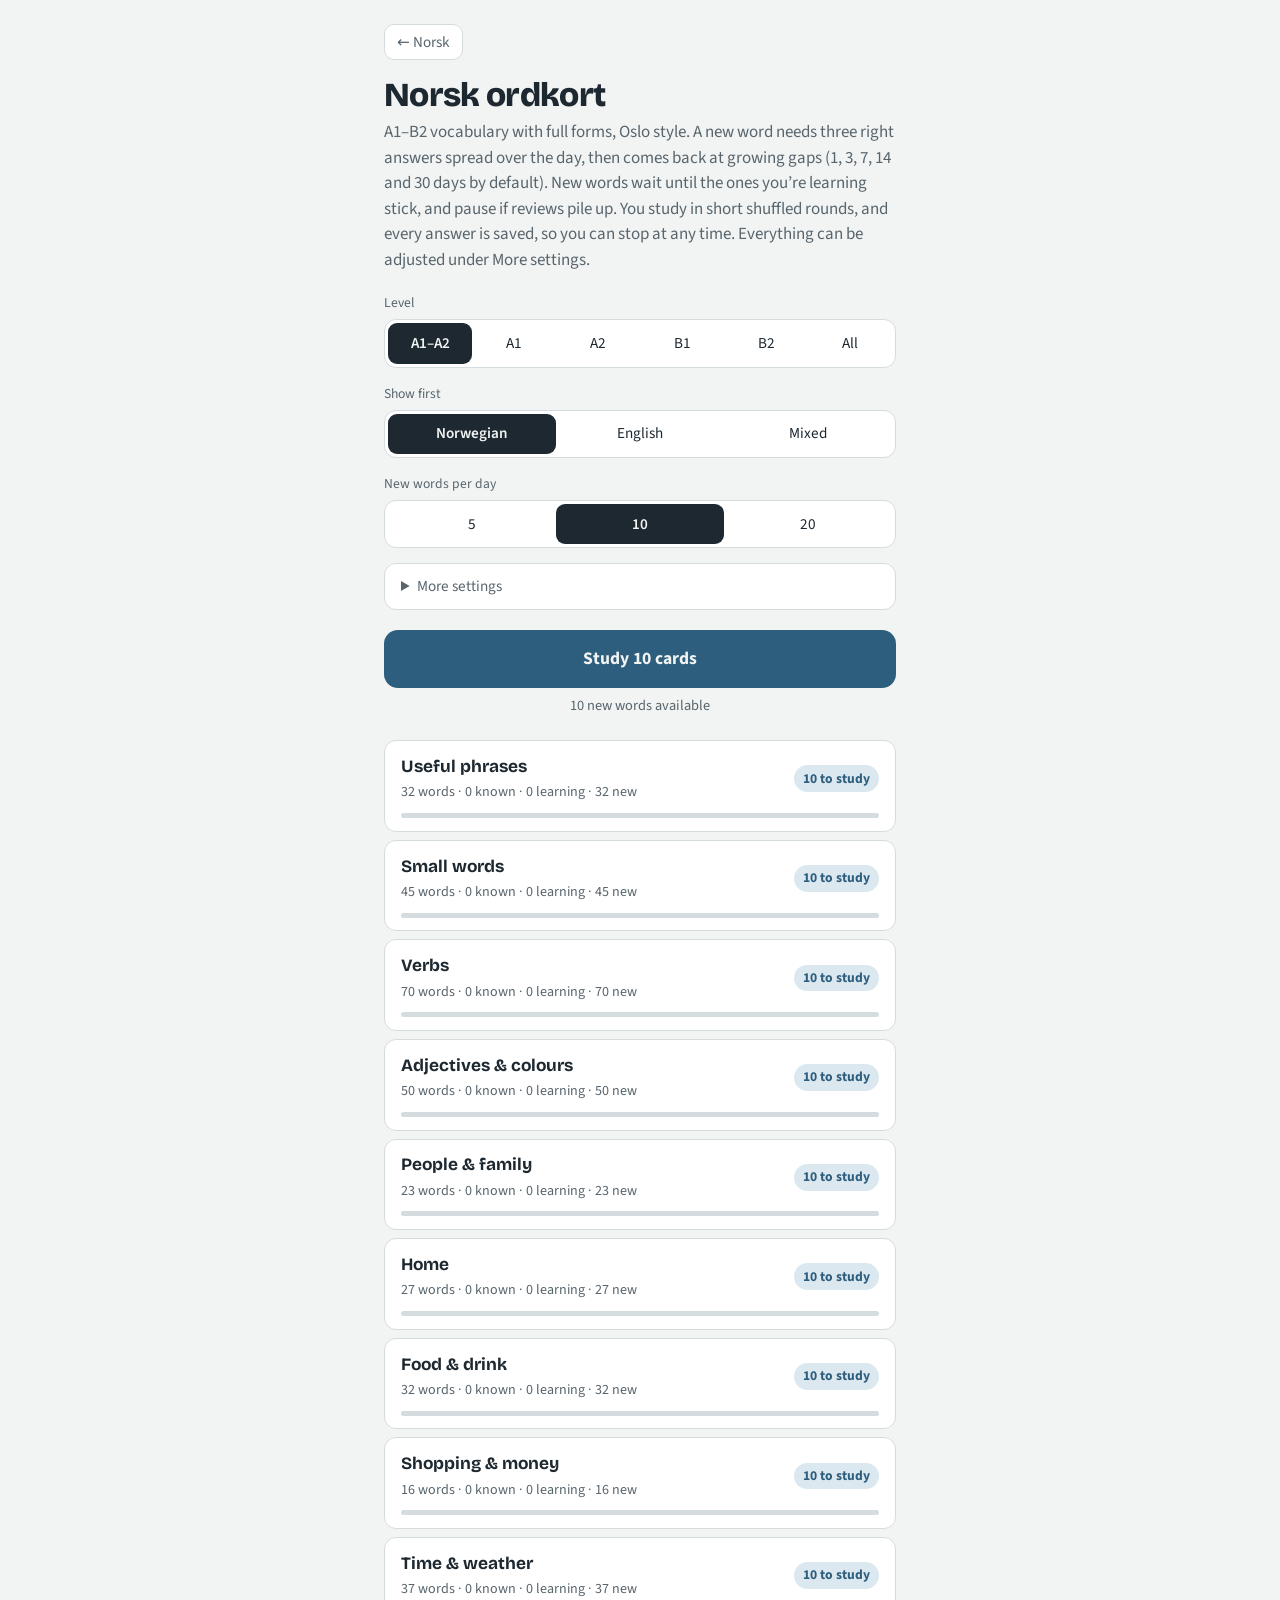
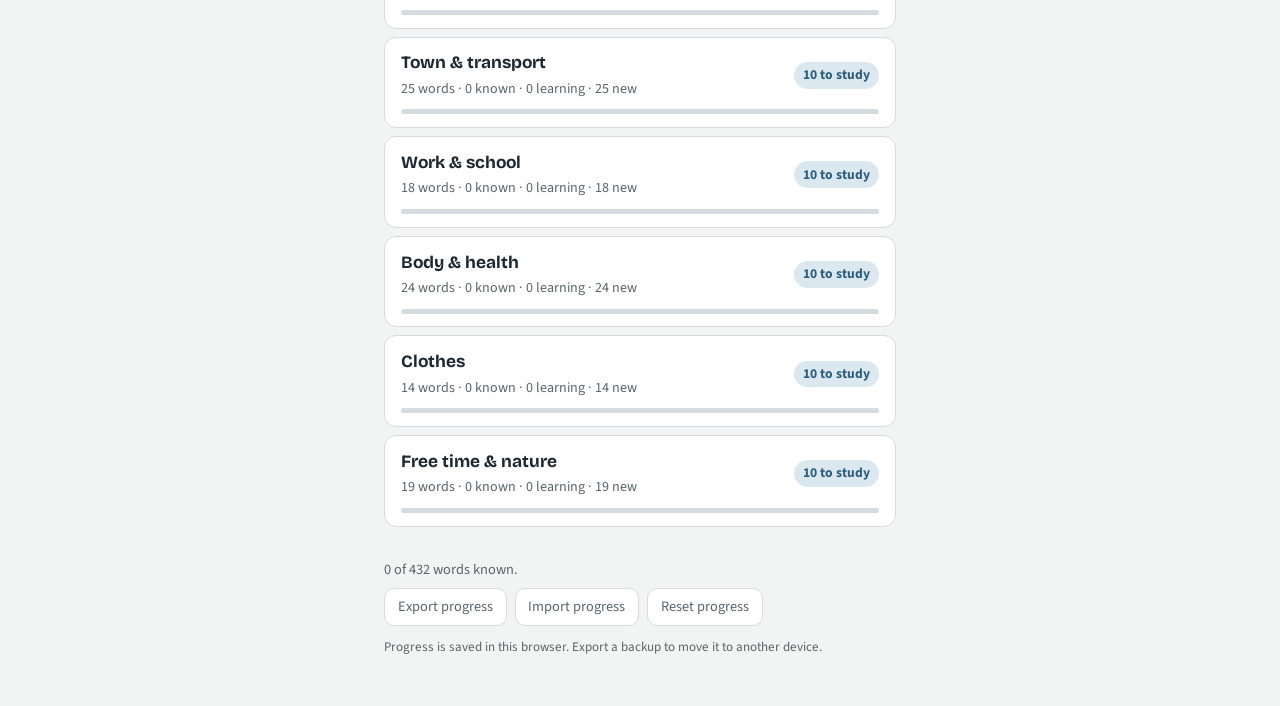
<file: ordkort.html>
<!DOCTYPE html>
<html lang="en">
<head>
<meta charset="utf-8">
<meta name="viewport" content="width=device-width, initial-scale=1, viewport-fit=cover">
<title>Norsk ordkort A1–B2</title>
<meta name="description" content="Norwegian A1–B2 vocabulary flashcards with full word forms and spaced repetition.">
<meta name="theme-color" content="#F2F4F3" media="(prefers-color-scheme: light)">
<meta name="theme-color" content="#12181C" media="(prefers-color-scheme: dark)">
<link rel="manifest" href="manifest.webmanifest">
<link rel="icon" href="assets/icons/icon.svg" type="image/svg+xml">
<link rel="apple-touch-icon" href="assets/icons/apple-touch-icon.png">
<link rel="preload" href="data/words.json" as="fetch" crossorigin>
<link rel="stylesheet" href="assets/common.css">
<link rel="stylesheet" href="assets/ordkort.css">
</head>
<body>
<div class="wrap">
<a class="homelink" href="index.html">← Norsk</a>

<section id="home">
  <header class="top">
    <h1 lang="nb">Norsk ordkort</h1>
    <p>A1–B2 vocabulary with full forms, Oslo style. A new word needs three right answers spread over the day, then comes back at growing gaps (1, 3, 7, 14 and 30 days by default). New words wait until the ones you’re learning stick, and pause if reviews pile up. You study in short shuffled rounds, and every answer is saved, so you can stop at any time. Everything can be adjusted under More settings.</p>
  </header>

  <div class="label">Level</div>
  <div class="seg" id="levelSeg" role="group" aria-label="Level">
    <button type="button" data-level="A1A2" aria-pressed="true">A1–A2</button>
    <button type="button" data-level="A1" aria-pressed="false">A1</button>
    <button type="button" data-level="A2" aria-pressed="false">A2</button>
    <button type="button" data-level="B1" aria-pressed="false">B1</button>
    <button type="button" data-level="B2" aria-pressed="false">B2</button>
    <button type="button" data-level="every" aria-pressed="false">All</button>
  </div>
  <div class="label">Show first</div>
  <div class="seg" id="dirSeg" role="group" aria-label="Direction">
    <button type="button" data-dir="no" aria-pressed="true">Norwegian</button>
    <button type="button" data-dir="en" aria-pressed="false">English</button>
    <button type="button" data-dir="mix" aria-pressed="false">Mixed</button>
  </div>
  <div class="label">New words per day</div>
  <div class="seg" id="newSeg" role="group" aria-label="New words per day">
    <button type="button" data-new="5" aria-pressed="false">5</button>
    <button type="button" data-new="10" aria-pressed="true">10</button>
    <button type="button" data-new="20" aria-pressed="false">20</button>
  </div>
  <details class="settings">
    <summary>More settings</summary>
    <div id="settingsList"></div>
    <p class="settingsnote">Changes apply to future answers. Progress you’ve already made isn’t rescheduled.</p>
    <button type="button" class="plain" id="defaultsBtn">Restore defaults</button>
  </details>

  <button type="button" class="cta" id="studyAll" disabled>Loading words…</button>
  <p class="ctanote" id="studyNote" aria-live="polite"></p>

  <ul class="decks" id="decks"></ul>

  <div class="foot">
    <div id="totals"></div>
    <div class="btns">
      <button type="button" id="exportBtn">Export progress</button>
      <button type="button" id="importBtn">Import progress</button>
      <button type="button" id="reset">Reset progress</button>
    </div>
    <input type="file" id="importFile" accept="application/json,.json" hidden>
    <div class="status" id="status" aria-live="polite">Progress is saved in this browser. Export a backup to move it to another device.</div>
  </div>
</section>

<section id="study" hidden>
  <div class="studyhead">
    <button type="button" class="back" id="backBtn">← Decks</button>
    <span class="count" id="count"></span>
  </div>
  <div id="cardArea"></div>
</section>

</div>
<!-- ?v= forces a fresh download past older caches; bump when srs.js or ordkort.js change together -->
<script src="assets/srs.js?v=6"></script>
<script src="assets/ordkort.js?v=6"></script>
<script src="assets/register-sw.js"></script>
</body>
</html>
</file>
<file: assets/common.css>
/* Shared by every page: fonts, colour tokens, light/dark theme, base elements. */

@font-face{
  font-family:"Source Sans 3"; font-style:normal; font-weight:200 900; font-display:swap;
  src:url("fonts/source-sans-3-latin-wght-normal.woff2") format("woff2");
}
@font-face{
  font-family:"Source Sans 3"; font-style:italic; font-weight:200 900; font-display:swap;
  src:url("fonts/source-sans-3-latin-wght-italic.woff2") format("woff2");
}
@font-face{
  font-family:"Bricolage Grotesque"; font-style:normal; font-weight:200 800; font-display:swap;
  src:url("fonts/bricolage-grotesque-latin-opsz-normal.woff2") format("woff2");
}

:root{
  --bg:#F2F4F3; --surface:#FFFFFF; --ink:#1D2830; --muted:#58656D; --line:#D5DCDF;
  --fjord:#2E5E7E; --fjord-soft:#DCE8F0; --berry:#A8323F; --berry-soft:#F6E3E5;
  --moss:#3C6B49; --moss-soft:#E1EEE4; --ochre:#8A5A12; --ochre-soft:#F5EAD6;
  --plum:#6B3E7A; --plum-soft:#EFE3F2;
  --font-body:"Source Sans 3","Segoe UI",system-ui,-apple-system,Roboto,sans-serif;
  --font-display:"Bricolage Grotesque","Source Sans 3",system-ui,sans-serif;
  color-scheme:light; box-sizing:border-box;
  padding-top:env(safe-area-inset-top,0px); padding-bottom:env(safe-area-inset-bottom,0px);
}
@media (prefers-color-scheme: dark){
  :root:not([data-theme="light"]){
    --bg:#12181C; --surface:#1A2227; --ink:#E4EAEC; --muted:#9AA7AD; --line:#2C373D;
    --fjord:#8DB8D6; --fjord-soft:#1F3442; --berry:#EE8C96; --berry-soft:#3A2226;
    --moss:#8CC49B; --moss-soft:#1F3326; --ochre:#E3B86F; --ochre-soft:#3A2F1C;
    --plum:#CDA6DA; --plum-soft:#33233A;
    color-scheme:dark;
  }
}
:root[data-theme="dark"]{
  --bg:#12181C; --surface:#1A2227; --ink:#E4EAEC; --muted:#9AA7AD; --line:#2C373D;
  --fjord:#8DB8D6; --fjord-soft:#1F3442; --berry:#EE8C96; --berry-soft:#3A2226;
  --moss:#8CC49B; --moss-soft:#1F3326; --ochre:#E3B86F; --ochre-soft:#3A2F1C;
  --plum:#CDA6DA; --plum-soft:#33233A;
  color-scheme:dark;
}

*,*::before,*::after{box-sizing:inherit}
html{-webkit-text-size-adjust:100%}
body{margin:0; background:var(--bg); color:var(--ink); font-family:var(--font-body); line-height:1.5}
[hidden]{display:none !important}
button{font:inherit; color:inherit; cursor:pointer}
a:focus-visible, button:focus-visible, summary:focus-visible{outline:3px solid var(--fjord); outline-offset:2px}

.homelink{display:inline-block; margin:0 0 1rem; font-size:.95rem; color:var(--muted); text-decoration:none; border:1px solid var(--line); background:var(--surface); border-radius:10px; padding:.35rem .75rem}
.homelink:hover{color:var(--fjord); border-color:var(--fjord)}
</file>
<file: assets/grammatikk.css>
html{scroll-padding-top:calc(env(safe-area-inset-top,0px) + 1rem)}
body{font-size:1.0625rem; line-height:1.55}
.wrap{max-width:52rem; margin:0 auto; padding:2.5rem 1.25rem 4rem}
h1,h2,h3{font-family:var(--font-display); line-height:1.15; margin:0}
a{color:var(--fjord)}
b{color:var(--fjord)}

/* Hero: the V2 rule as a picture */
.hero h1{font-size:clamp(2rem,6vw,3.1rem); font-weight:800; letter-spacing:-0.02em}
.hero .sub{color:var(--muted); margin:.5rem 0 1.75rem; max-width:40rem}
.v2{background:var(--surface); border:1px solid var(--line); border-radius:14px; padding:1.25rem; overflow-x:auto}
.v2 table{border-collapse:separate; border-spacing:0; min-width:30rem; width:100%}
.v2 th{font-weight:400; color:var(--muted); font-size:.85rem; text-align:left; padding:0 .75rem .5rem}
.v2 td{padding:.55rem .75rem; font-size:clamp(1.05rem,2.6vw,1.35rem); font-family:var(--font-display); font-weight:500; white-space:nowrap}
.v2 .slot2{background:var(--fjord-soft); color:var(--fjord); font-weight:800}
.v2 tr:first-child .slot2{border-radius:10px 10px 0 0}
.v2 tbody tr:last-child .slot2{border-radius:0 0 10px 10px}
.v2 th.slot2{border-radius:10px 10px 0 0; color:var(--fjord); font-weight:700}
.v2 .note{color:var(--muted); font-size:.9rem; margin:.9rem 0 0}

/* Controls */
.controls{display:flex; flex-wrap:wrap; gap:.6rem 1rem; align-items:center; margin:2rem 0 .75rem}
.seg{display:inline-flex; flex-wrap:wrap; border:1px solid var(--line); border-radius:18px; background:var(--surface); padding:3px}
.seg button,.plain{
  font-size:.95rem; border:0; background:transparent; color:var(--ink);
  padding:.4rem .9rem; border-radius:999px;
}
.seg button[aria-pressed="true"]{background:var(--ink); color:var(--bg)}
.plain{border:1px solid var(--line); background:var(--surface)}
.jump{display:flex; flex-wrap:wrap; gap:.4rem; margin:0 0 1.5rem; padding:0; list-style:none}
.jump a{display:inline-block; text-decoration:none; font-size:.92rem; padding:.3rem .7rem; border-radius:8px; background:var(--surface); border:1px solid var(--line); color:var(--ink)}
.jump a:hover{border-color:var(--fjord)}
.legend{color:var(--muted); font-size:.92rem; margin:0 0 2rem}

/* Sections and items */
section{margin-top:2.75rem}
section > h2{font-size:1.65rem; font-weight:700; display:flex; align-items:baseline; gap:.6rem; flex-wrap:wrap}
section > h2 small{font-family:var(--font-body); font-weight:400; font-size:1rem; color:var(--muted)}
section > p.intro{color:var(--muted); margin:.4rem 0 1rem}
details.item{background:var(--surface); border:1px solid var(--line); border-radius:12px; margin:.6rem 0}
details.item[open]{border-color:color-mix(in srgb, var(--fjord) 45%, var(--line))}
summary{list-style:none; cursor:pointer; padding:.9rem 2.75rem .9rem 1rem; position:relative; display:grid; grid-template-columns:auto 1fr; gap:.15rem .7rem; align-items:baseline}
summary::-webkit-details-marker{display:none}
summary::after{
  content:""; position:absolute; right:1.1rem; top:1.25rem; width:.55rem; height:.55rem;
  border-right:2px solid var(--muted); border-bottom:2px solid var(--muted); transform:rotate(45deg);
  transition:transform .18s ease;
}
details[open] > summary::after{transform:rotate(225deg); top:1.45rem}
.lvl{font-size:.78rem; font-weight:700; padding:.12rem .45rem; border-radius:6px; grid-row:1 / span 2; align-self:start; margin-top:.15rem}
.lvl.a1{background:var(--moss-soft); color:var(--moss)}
.lvl.a2{background:var(--fjord-soft); color:var(--fjord)}
.lvl.b1{background:var(--ochre-soft); color:var(--ochre)}
.lvl.b2{background:var(--plum-soft); color:var(--plum)}
.t{font-family:var(--font-display); font-weight:700; font-size:1.12rem}
.t i{font-family:inherit; font-size:inherit; font-weight:800; font-style:italic; color:var(--fjord)}
.t .term{font-family:var(--font-body); font-size:.92rem; font-weight:400; font-style:italic; color:var(--muted); margin-left:.15rem}
.rule{color:var(--muted); font-size:.98rem}
.body{padding:0 1rem 1rem}
.ex{display:grid; grid-template-columns:1.1fr 1fr; gap:.1rem 1.25rem; padding:.55rem 0; border-top:1px solid var(--line)}
.ex .no{font-weight:400}
.ex .en{color:var(--muted)}
.ex.bad .no{color:var(--berry)}
.ex.bad .no::before{content:"✗ "; font-weight:700}
.ex.good .no::before{content:"✓ "; font-weight:700; color:var(--moss)}
.tip{margin:.75rem 0 0; padding:.65rem .85rem; border-radius:10px; background:var(--fjord-soft); font-size:.97rem}
.tip strong{color:var(--fjord)}
.tbl{overflow-x:auto; margin:.5rem 0}
.tbl table{border-collapse:collapse; width:100%; min-width:26rem; font-size:.98rem}
.tbl th,.tbl td{text-align:left; padding:.45rem .6rem; border-bottom:1px solid var(--line); vertical-align:top}
.tbl th{font-weight:700; color:var(--muted); font-size:.88rem}
.tbl td:first-child{white-space:nowrap}
footer{margin-top:3.5rem; padding-top:1.25rem; border-top:1px solid var(--line); color:var(--muted); font-size:.95rem}

@media (max-width:560px){
  .wrap{padding:1.5rem 1rem 3rem}
  .ex{grid-template-columns:1fr}
  summary{padding-right:2.4rem}
}
@media (prefers-reduced-motion: reduce){ summary::after{transition:none} }
</file>
<file: assets/ordkort.css>
html{scroll-padding-top:env(safe-area-inset-top,0px)}
body{font-size:1.0625rem; -webkit-tap-highlight-color:transparent}
h1,h2{font-family:var(--font-display); line-height:1.15; margin:0}
.wrap{max-width:34rem; margin:0 auto; padding:1.5rem 1rem 3rem}

/* Home */
.top h1{font-size:2.1rem; font-weight:800; letter-spacing:-.02em}
.top p{color:var(--muted); margin:.35rem 0 1.25rem}
.seg{display:flex; border:1px solid var(--line); border-radius:12px; background:var(--surface); padding:3px; margin:0 0 .6rem}
.seg button{flex:1; border:0; background:transparent; padding:.55rem .2rem; border-radius:9px; font-size:.95rem}
.seg button[aria-pressed="true"]{background:var(--ink); color:var(--bg); font-weight:600}
.label{font-size:.85rem; color:var(--muted); margin:1rem 0 .35rem}
.cta{display:block; width:100%; border:0; border-radius:14px; background:var(--fjord); color:var(--bg); padding:1rem; font-size:1.1rem; font-weight:700; margin:1.25rem 0 .4rem}
.cta:disabled{opacity:.45; cursor:default}
.ctanote{font-size:.9rem; color:var(--muted); text-align:center; margin:0 0 1.5rem}
.decks{list-style:none; margin:0; padding:0; display:grid; gap:.5rem}
.deck{width:100%; text-align:left; border:1px solid var(--line); background:var(--surface); border-radius:12px; padding:.8rem 1rem; display:grid; grid-template-columns:1fr auto; gap:.15rem .75rem; align-items:center}
.deck .name{font-weight:700; font-family:var(--font-display); font-size:1.08rem}
.deck .meta{font-size:.88rem; color:var(--muted)}
.deck .due{grid-row:1 / span 2; grid-column:2; font-size:.85rem; font-weight:700; padding:.2rem .55rem; border-radius:999px; background:var(--fjord-soft); color:var(--fjord); white-space:nowrap}
.deck .due.zero{background:transparent; color:var(--muted); font-weight:400}
.bar{height:5px; border-radius:3px; background:var(--line); overflow:hidden; grid-column:1 / span 2; margin-top:.45rem}
.bar i{display:block; height:100%; background:var(--moss)}
.foot{margin-top:2rem; font-size:.9rem; color:var(--muted)}
.foot .btns{display:flex; flex-wrap:wrap; gap:.5rem; margin-top:.5rem}
.foot button{border:1px solid var(--line); background:var(--surface); border-radius:10px; padding:.45rem .8rem; font-size:.9rem}
.status{font-size:.82rem; color:var(--muted); margin-top:.75rem}

/* Study */
.studyhead{display:flex; align-items:center; justify-content:space-between; gap:.75rem; margin-bottom:1rem}
.back{border:1px solid var(--line); background:var(--surface); border-radius:10px; padding:.45rem .8rem; font-size:.95rem}
.count{font-size:.92rem; color:var(--muted)}
.card{
  width:100%; min-height:min(52vh,22rem); border:1px solid var(--line); background:var(--surface);
  border-radius:20px; padding:2.75rem 1.25rem 1.5rem; display:flex; flex-direction:column; align-items:center; justify-content:center;
  text-align:center; gap:.6rem; position:relative;
}
.card .lvl{position:absolute; top:.9rem; left:1rem; font-size:.75rem; font-weight:700; padding:.1rem .45rem; border-radius:6px}
.lvl.A1{background:var(--moss-soft); color:var(--moss)}
.lvl.A2{background:var(--fjord-soft); color:var(--fjord)}
.lvl.B1{background:var(--ochre-soft); color:var(--ochre)}
.lvl.B2{background:var(--plum-soft); color:var(--plum)}
.card .theme{position:absolute; top:.9rem; right:1rem; font-size:.8rem; color:var(--muted)}
.prompt{font-family:var(--font-display); font-weight:700; font-size:clamp(1.7rem,8vw,2.4rem); line-height:1.15; overflow-wrap:anywhere}
.answer{border-top:1px solid var(--line); padding-top:.8rem; margin-top:.4rem; width:100%}
.answer .main{font-family:var(--font-display); font-weight:700; font-size:1.45rem; color:var(--fjord); overflow-wrap:anywhere}
.answer .forms{color:var(--muted); margin-top:.3rem; font-size:1rem; overflow-wrap:anywhere}
.hint{color:var(--muted); font-size:.92rem}
.actions{display:grid; grid-template-columns:1fr 1fr; gap:.6rem; margin-top:1rem}
.actions button{border:0; border-radius:14px; padding:1rem .5rem; font-size:1.05rem; font-weight:700}
.again{background:var(--berry-soft); color:var(--berry)}
.good{background:var(--moss-soft); color:var(--moss)}
.reveal{grid-column:1 / span 2; background:var(--ink); color:var(--bg)}
.done{text-align:center; padding:3rem 1rem}
.done h2{font-size:1.8rem; margin-bottom:.5rem}
.done p{color:var(--muted)}
.cta.secondary{background:transparent; color:var(--fjord); border:1px solid var(--line); margin-top:.6rem}

/* More settings. <details> content sits in a browser shadow slot, so the global box-sizing rule doesn't reach it. */
.settings, .settings *{box-sizing:border-box}
.settings{margin:.9rem 0 0; border:1px solid var(--line); border-radius:12px; background:var(--surface)}
.settings summary{cursor:pointer; padding:.7rem 1rem; font-size:.95rem; color:var(--muted)}
.settings[open] summary{border-bottom:1px solid var(--line)}
#settingsList{display:grid; grid-template-columns:minmax(0,1fr); gap:.75rem; padding:.9rem 1rem 0}
.setting{display:grid; grid-template-columns:minmax(0,1fr); min-width:0; gap:.3rem; font-size:.9rem; color:var(--muted)}
.setting select{font:inherit; font-size:1rem; color:var(--ink); background:var(--bg); border:1px solid var(--line); border-radius:9px; padding:.5rem .6rem; width:100%}
.setting select:focus-visible{outline:3px solid var(--fjord); outline-offset:2px}
.settingsnote{font-size:.85rem; color:var(--muted); margin:.8rem 1rem .6rem}
.settings .plain{margin:0 1rem 1rem; border:1px solid var(--line); background:var(--bg); border-radius:10px; padding:.45rem .8rem; font-size:.9rem}

/* More: extra details behind the answer */
.more{margin-top:.9rem; text-align:left; border-top:1px solid var(--line); padding-top:.6rem}
.more summary{cursor:pointer; color:var(--fjord); font-weight:600; font-size:.95rem; text-align:center; list-style:none; padding:.2rem 0}
.more summary::-webkit-details-marker{display:none}
.more summary::after{content:" ▾"}
.more[open] summary::after{content:" ▴"}
.morebody{display:grid; gap:.8rem; margin-top:.6rem; font-size:.97rem}
.morebody h3{font-family:var(--font-body); font-size:.78rem; font-weight:700; text-transform:uppercase; letter-spacing:.04em; color:var(--muted); margin:0 0 .3rem}
.morebody p{margin:0}
.moreex p, .morephr p{display:grid; gap:.05rem; padding:.35rem 0; border-top:1px solid var(--line)}
.moreex p:first-of-type, .morephr p:first-of-type{border-top:0; padding-top:0}
.morebody .no{font-weight:600}
.morebody .en{color:var(--muted)}
.moretip{background:var(--fjord-soft); border-radius:10px; padding:.6rem .75rem}
.morerel{color:var(--muted); font-size:.92rem}
</file>
